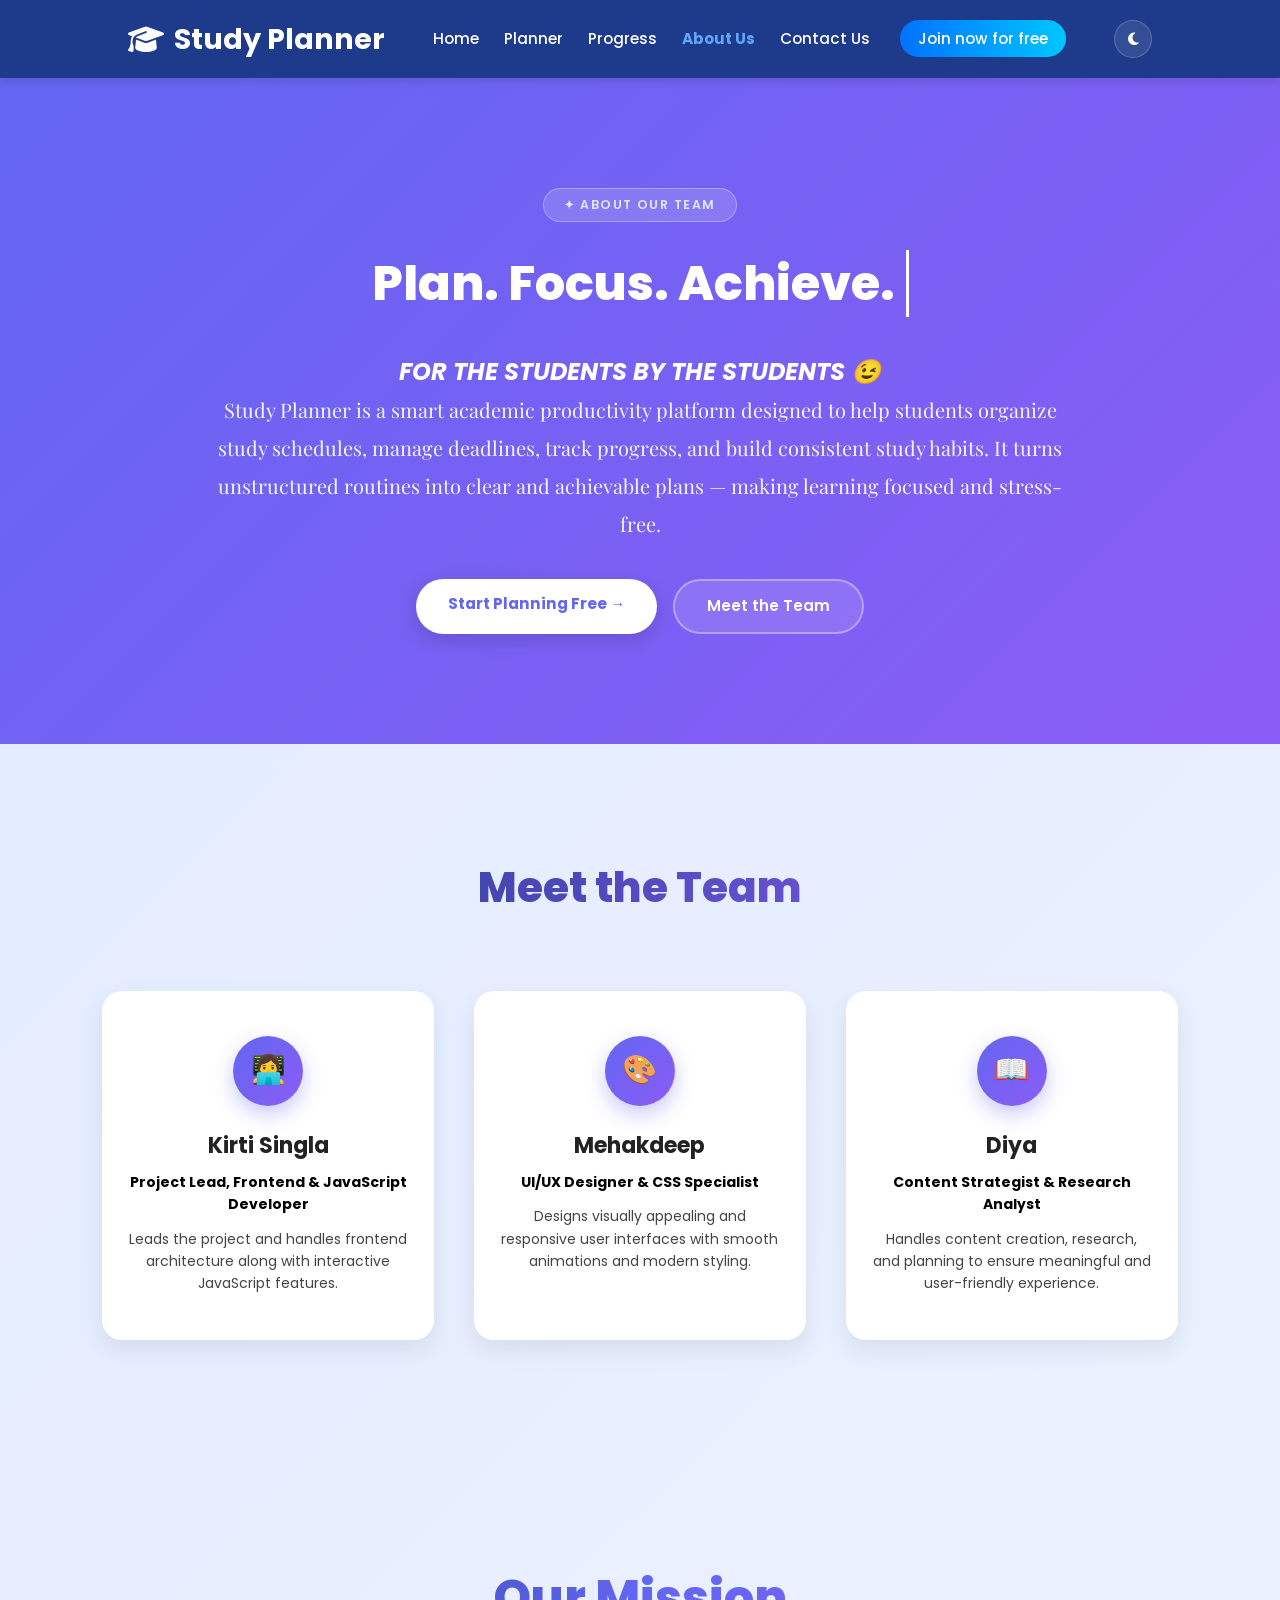
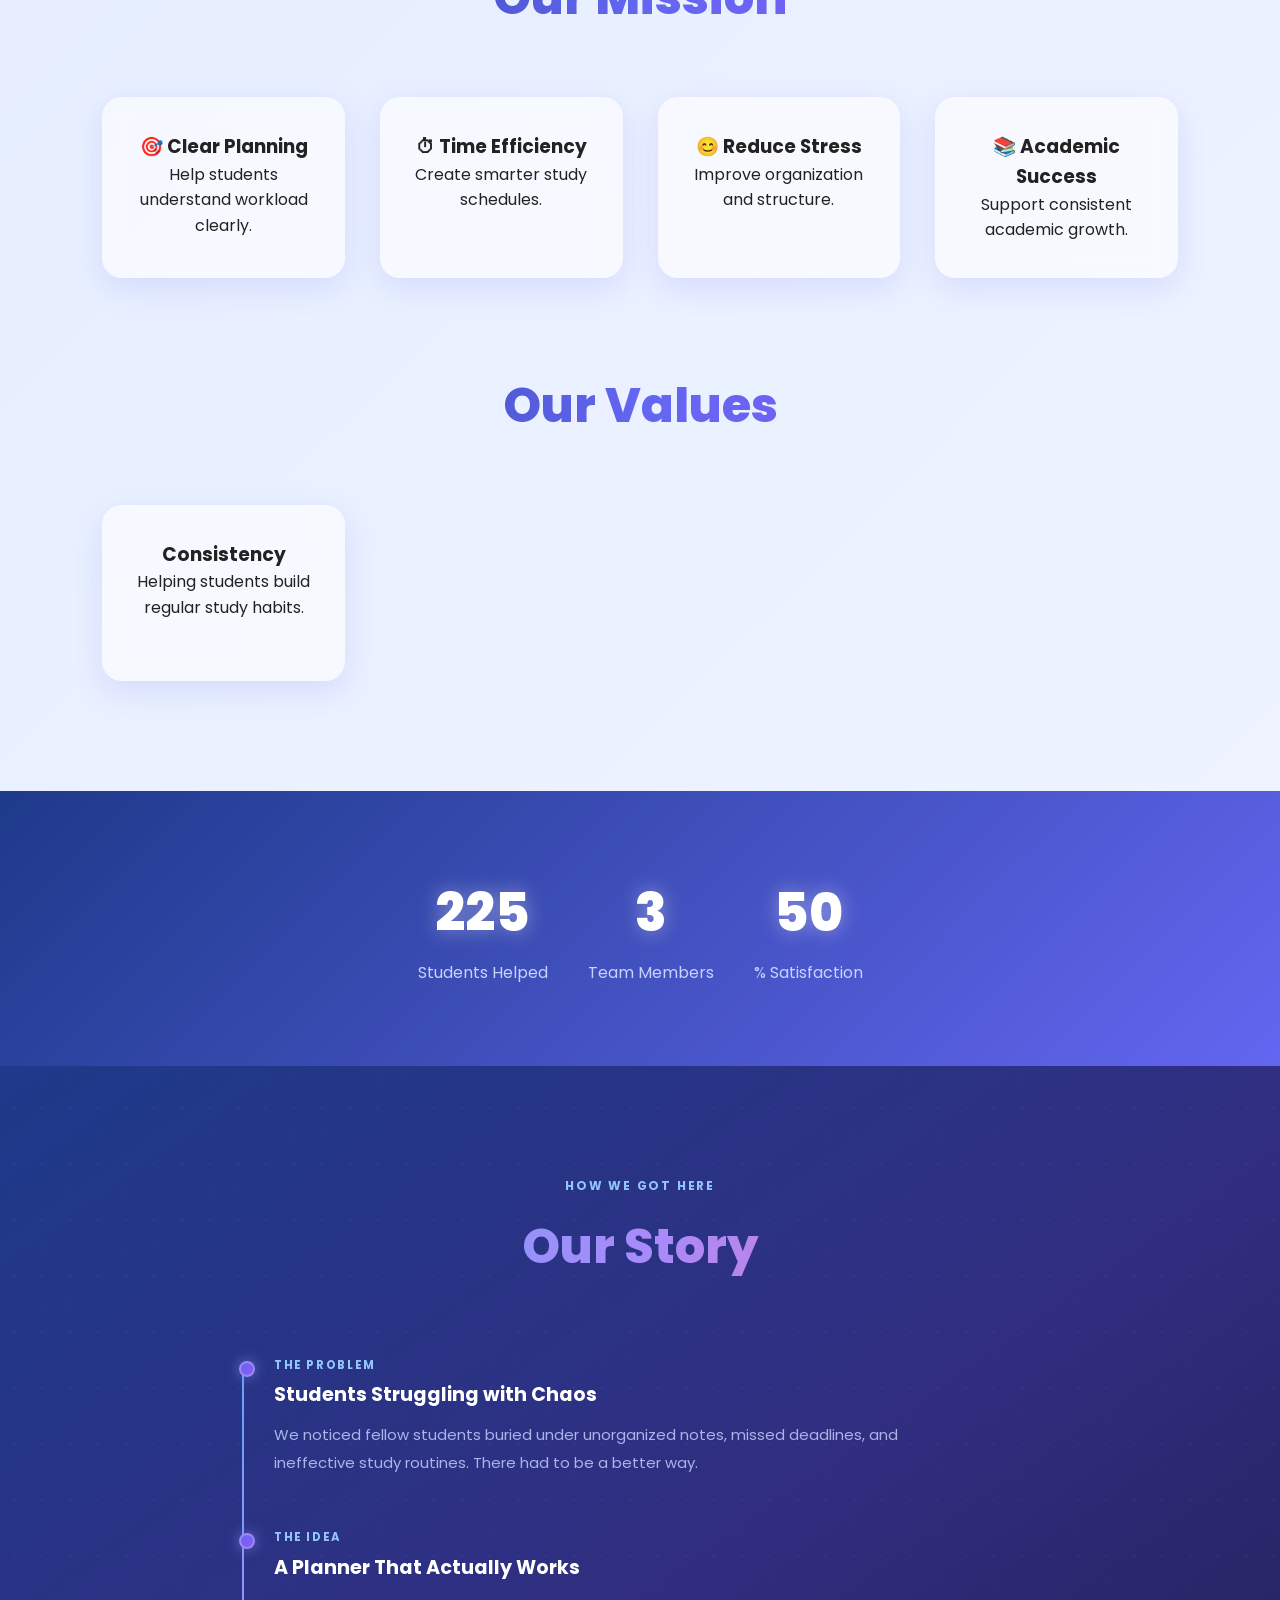
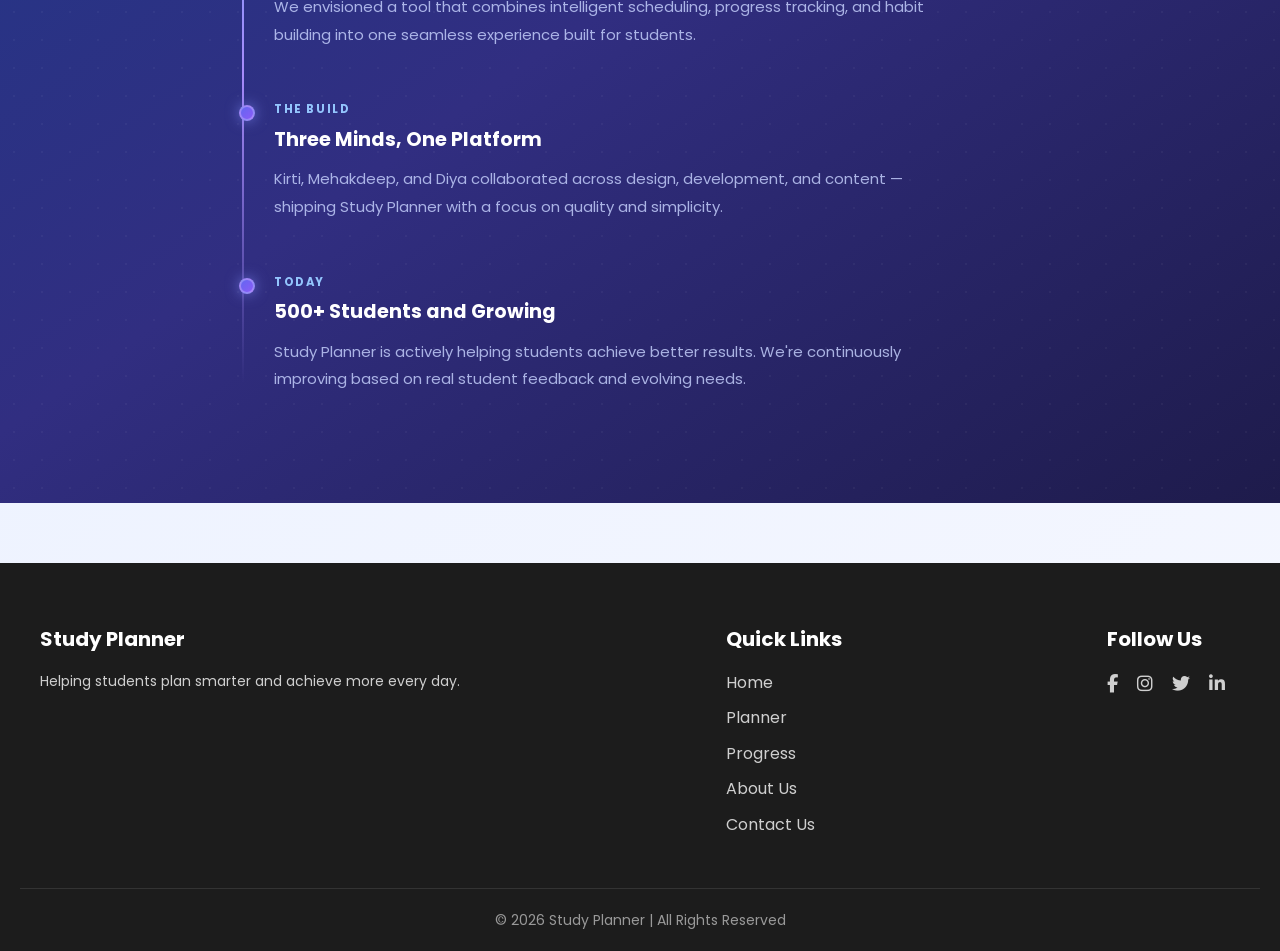
<file: about.html>
<!DOCTYPE html>
<html lang="en">

<head>
  <meta charset="UTF-8">
  <meta name="viewport" content="width=device-width, initial-scale=1.0">
  <title>About Us - Study Planner</title>

  <!-- Google Fonts: Poppins for body text, Playfair Display for the hero paragraph -->
  <link href="https://fonts.googleapis.com/css2?family=Poppins:wght@300;400;600;700;800&family=Playfair+Display:wght@400;600&display=swap" rel="stylesheet">

  <!-- Our main stylesheet -->
  <link rel="stylesheet" href="about.css">

  <!-- Font Awesome for icons (nav logo, social icons, etc.) -->
  <link rel="stylesheet" href="https://cdnjs.cloudflare.com/ajax/libs/font-awesome/6.5.0/css/all.min.css">

  <!-- Emoji favicon (graduation cap) -->
  <link rel="icon" href="data:image/svg+xml,<svg xmlns=%22http://www.w3.org/2000/svg%22 viewBox=%220 0 100 100%22><text y=%22.9em%22 font-size=%2290%22>🎓</text></svg>">

  <!--
    DARK MODE FLASH PREVENTION
    ─────────────────────────────────────────────────────────────────
    This tiny script runs BEFORE the page paints.
    If the user previously chose dark mode, we add the "dark" class
    to <html> immediately — this prevents a white flash on reload.

    IMPORTANT: We target <html> (documentElement) here.
    The CSS and JS both also use <html>.dark — they must all match.
    ─────────────────────────────────────────────────────────────────
  -->
  <script>
    if (localStorage.getItem("theme") === "dark") {
      document.documentElement.classList.add("dark");
    }
  </script>
</head>

<body>

  <!-- ═══════════════════════════════════════════
       SCROLL PROGRESS BAR
       A thin bar at the top that fills as you scroll.
       Controlled entirely by about.js.
       ═══════════════════════════════════════════ -->
  <div id="progress-bar"></div>


  <!-- ═══════════════════════════════════════════
       HEADER / NAVIGATION
       Sticky at the top. Contains logo, nav links,
       a hamburger button (mobile), and dark-mode toggle.
       ═══════════════════════════════════════════ -->
  <header class="header">

    <!-- Logo (left side) -->
    <div class="logo">
      <i class="fa-solid fa-graduation-cap"></i> Study Planner
    </div>

    <!-- Main navigation -->
    <nav>
      <button class="hamburger" id="hamburger" aria-label="Menu">
        <span></span><span></span><span></span>
      </button>
      <ul class="nav-links" id="navLinks">
        <li><a href="index.html">Home</a></li>
        <li><a href="planner.html">Planner</a></li>
        <li><a href="progress.html">Progress</a></li>
        <li><a href="about.html" class="active">About Us</a></li>
        <li><a href="contact.html">Contact Us</a></li>
        <li><a href="login.html" class="profile-btn">Join now for free</a></li>
      </ul>
    </nav>

    <!--
      Dark mode toggle button.
      Matches the planner page exactly:
      - class "dark-toggle" for the circular styled look
      - Font Awesome icon inside <i> tag (fa-moon / fa-sun)
      - JavaScript swaps the icon class when clicked
    -->
    <button id="darkModeBtn" class="dark-toggle" aria-label="Toggle dark mode">
      <i class="fa-solid fa-moon"></i>
    </button>

  </header>


  <!-- ═══════════════════════════════════════════
       HERO SECTION
       The big banner at the top of the page.
       Contains a badge, animated typing headline,
       tagline, description, and two CTA buttons.
       ═══════════════════════════════════════════ -->
  <section class="about-hero">

    <!-- Small pill badge above the heading -->
    <span class="hero-badge">✦ About Our Team</span>

    <!--
      This <h1> is intentionally left empty.
      JavaScript fills it with a typing animation
      (cycling through phrases like "Plan. Focus. Achieve.")
    -->
    <h1 id="typing"></h1>

    <!-- Static tagline below the animated heading -->
    <h2><b><i>FOR THE STUDENTS BY THE STUDENTS 😉</i></b></h2>

    <!-- Platform description paragraph -->
    <p class="hero-definition">
      Study Planner is a smart academic productivity platform designed to help
      students organize study schedules, manage deadlines, track progress,
      and build consistent study habits. It turns unstructured routines into
      clear and achievable plans — making learning focused and stress-free.
    </p>

    <!-- Two CTA buttons side by side -->
    <div class="hero-cta-group">
      <a href="planner.html" class="cta-primary">Start Planning Free →</a>
      <a href="#team" class="cta-secondary">Meet the Team</a>
    </div>

  </section>


  <!-- ═══════════════════════════════════════════
       TEAM SECTION
       Three cards, one per team member.
       Cards animate in when scrolled into view (JS).
       ═══════════════════════════════════════════ -->
  <section class="team-section" id="team">
    <h2>Meet the Team</h2>

    <div class="team-grid">

      <!-- Team Member 1 -->
      <div class="team-card">
        <div class="team-avatar">👩‍💻</div>
        <h3>Kirti Singla</h3>
        <span><b>Project Lead, Frontend & JavaScript Developer</b></span>
        <p>Leads the project and handles frontend architecture along with interactive JavaScript features.</p>
      </div>

      <!-- Team Member 2 -->
      <div class="team-card">
        <div class="team-avatar">🎨</div>
        <h3>Mehakdeep</h3>
        <span><b>UI/UX Designer & CSS Specialist</b></span>
        <p>Designs visually appealing and responsive user interfaces with smooth animations and modern styling.</p>
      </div>

      <!-- Team Member 3 -->
      <div class="team-card">
        <div class="team-avatar">📖</div>
        <h3>Diya</h3>
        <span><b>Content Strategist & Research Analyst</b></span>
        <p>Handles content creation, research, and planning to ensure meaningful and user-friendly experience.</p>
      </div>

    </div>
  </section>


  <!-- ═══════════════════════════════════════════
       MISSION & VALUES SECTION
       Two rows of 4 cards each.
       First row = Our Mission, Second row = Our Values.
       ═══════════════════════════════════════════ -->
  <section class="about">

    <!-- Mission Row -->
    <div class="about-block">
      <h2 class="section-title">Our Mission</h2>
      <div class="grid-4">
        <div class="info-card">
          <h3>🎯 Clear Planning</h3>
          <p>Help students understand workload clearly.</p>
        </div>
        <div class="info-card">
          <h3>⏱ Time Efficiency</h3>
          <p>Create smarter study schedules.</p>
        </div>
        <div class="info-card">
          <h3>😊 Reduce Stress</h3>
          <p>Improve organization and structure.</p>
        </div>
        <div class="info-card">
          <h3>📚 Academic Success</h3>
          <p>Support consistent academic growth.</p>
        </div>
      </div>
    </div>

    <!-- Values Row -->
    <div class="about-block">
      <h2 class="section-title">Our Values</h2>
      <div class="grid-4">
        <div class="info-card">
          <h3>Consistency</h3>
          <p>Helping students build regular study habits.</p>
        </div>
        <div class="info-card">
          <h3>Simplicity</h3>
          <p>Clean tools without unnecessary complexity.</p>
        </div>
        <div class="info-card">
          <h3>Quality</h3>
          <p>Reliable and elegant experience.</p>
        </div>
        <div class="info-card">
          <h3>Satisfaction</h3>
          <p>Provide satisfaction to learners.</p>
        </div>
      </div>
    </div>

  </section>


  <!-- ═══════════════════════════════════════════
       STATS SECTION
       Three animated counters that count up when
       scrolled into view. The target number and
       suffix (like + or %) live in data attributes.
       ═══════════════════════════════════════════ -->
  <section class="stats-section" id="statsSection">

    <div class="stat-item">
      <!-- data-target: the number to count up to | data-suffix: text shown after the number -->
      <h2 class="stat-num" data-target="500" data-suffix="+">0</h2>
      <p>Students Helped</p>
    </div>

    <div class="stat-item">
      <h2 class="stat-num" data-target="3" data-suffix="">0</h2>
      <p>Team Members</p>
    </div>

    <div class="stat-item">
      <h2 class="stat-num" data-target="98" data-suffix="%">0</h2>
      <p>% Satisfaction</p>
    </div>

  </section>


  <!-- ═══════════════════════════════════════════
       OUR STORY / TIMELINE SECTION
       Four timeline items that slide in one by one
       as you scroll down (handled in about.js).
       ═══════════════════════════════════════════ -->
  <section class="story-section">

    <!-- Small label above the main title -->
    <span class="story-label">How We Got Here</span>

    <h2 class="section-title story-title">Our Story</h2>

    <div class="timeline">

      <!-- Timeline Item 1 -->
      <div class="timeline-item">
        <div class="timeline-dot"></div>
        <div class="timeline-year">The Problem</div>
        <div class="timeline-title">Students Struggling with Chaos</div>
        <p class="timeline-text">We noticed fellow students buried under unorganized notes, missed deadlines, and ineffective study routines. There had to be a better way.</p>
      </div>

      <!-- Timeline Item 2 -->
      <div class="timeline-item">
        <div class="timeline-dot"></div>
        <div class="timeline-year">The Idea</div>
        <div class="timeline-title">A Planner That Actually Works</div>
        <p class="timeline-text">We envisioned a tool that combines intelligent scheduling, progress tracking, and habit building into one seamless experience built for students.</p>
      </div>

      <!-- Timeline Item 3 -->
      <div class="timeline-item">
        <div class="timeline-dot"></div>
        <div class="timeline-year">The Build</div>
        <div class="timeline-title">Three Minds, One Platform</div>
        <p class="timeline-text">Kirti, Mehakdeep, and Diya collaborated across design, development, and content — shipping Study Planner with a focus on quality and simplicity.</p>
      </div>

      <!-- Timeline Item 4 -->
      <div class="timeline-item">
        <div class="timeline-dot"></div>
        <div class="timeline-year">Today</div>
        <div class="timeline-title">500+ Students and Growing</div>
        <p class="timeline-text">Study Planner is actively helping students achieve better results. We're continuously improving based on real student feedback and evolving needs.</p>
      </div>

    </div>
  </section>


  <!-- ═══════════════════════════════════════════
       FOOTER
       Three columns: brand blurb, quick links,
       and social media icons.
       ═══════════════════════════════════════════ -->
  <footer class="footer">
    <div class="footer-container">

      <!-- Column 1: Brand -->
      <div class="footer-box">
        <h3>Study Planner</h3>
        <p>Helping students plan smarter and achieve more every day.</p>
      </div>

      <!-- Column 2: Quick navigation links -->
      <div class="footer-box">
        <h3>Quick Links</h3>
        <ul>
          <li><a href="index.html">Home</a></li>
          <li><a href="planner.html">Planner</a></li>
          <li><a href="progress.html">Progress</a></li>
          <li><a href="about.html">About Us</a></li>
          <li><a href="contact.html">Contact Us</a></li>
        </ul>
      </div>

      <!-- Column 3: Social media icons -->
      <div class="footer-box">
        <h3>Follow Us</h3>
        <div class="social-icons">
          <a href="https://www.facebook.com/" target="_blank" aria-label="Facebook"><i class="fa-brands fa-facebook-f"></i></a>
          <a href="https://www.instagram.com/#" target="_blank" aria-label="Instagram"><i class="fa-brands fa-instagram"></i></a>
          <a href="https://x.com/?lang=en" target="_blank" aria-label="Twitter"><i class="fa-brands fa-twitter"></i></a>
          <a href="https://www.linkedin.com/jobs/" target="_blank" aria-label="LinkedIn"><i class="fa-brands fa-linkedin-in"></i></a>
        </div>
      </div>

    </div>

    <!-- Copyright bar at the very bottom -->
    <div class="footer-bottom">
      <p>© 2026 Study Planner | All Rights Reserved</p>
    </div>
  </footer>


  <!-- ═══════════════════════════════════════════
       BACK TO TOP BUTTON
       Fixed in the bottom-right corner.
       Becomes visible after scrolling 400px down.
       CSS class "visible" handles the fade-in.
       ═══════════════════════════════════════════ -->
  <button id="backToTop" title="Back to top" aria-label="Back to top">&#8679;</button>


  <!-- Main JavaScript file — loaded last so the DOM is ready -->
  <script src="about.js"></script>

</body>
</html>
</file>
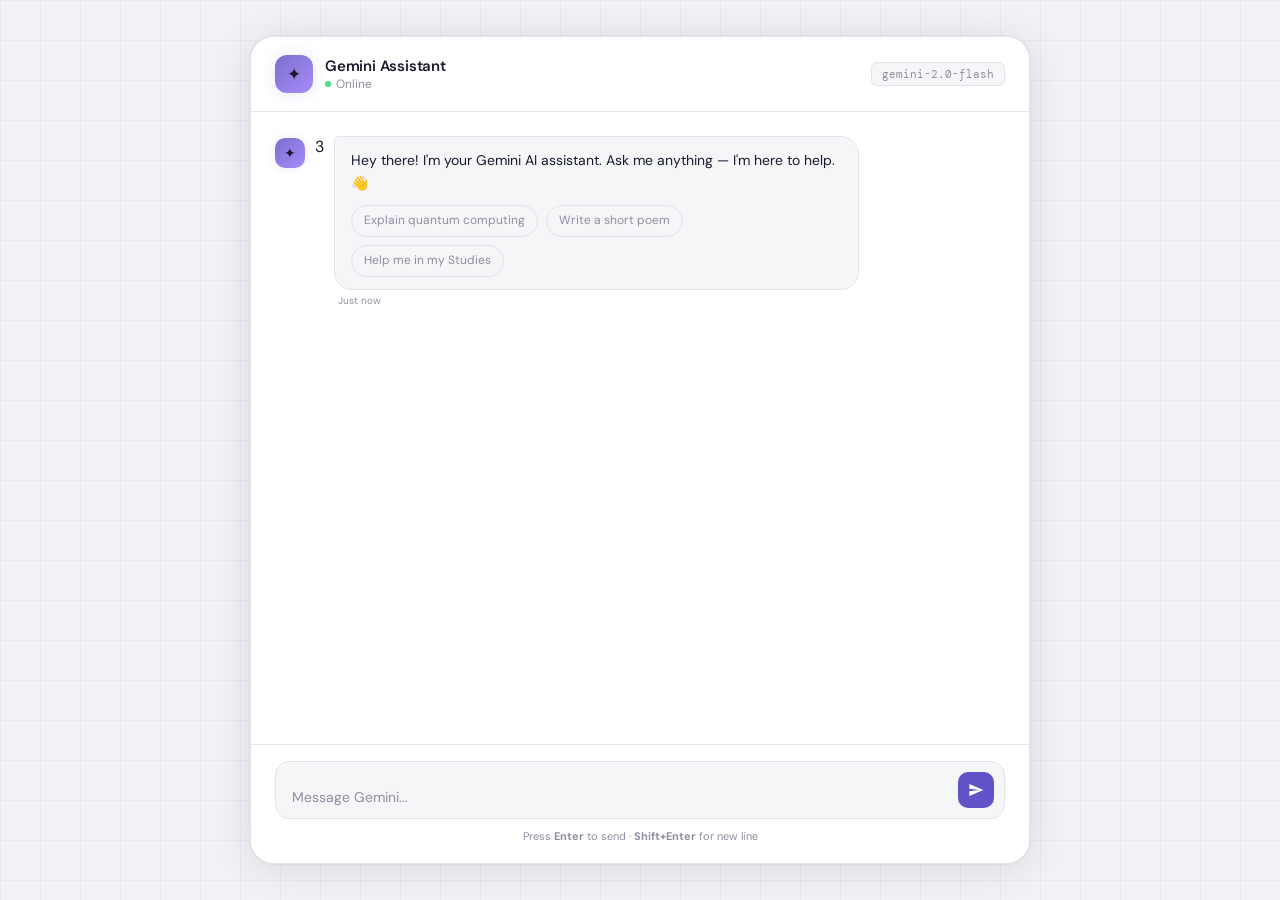
<file: chatbot.html>
<!DOCTYPE html>
<html lang="en">
<head>
  <meta charset="UTF-8" />
  <meta name="viewport" content="width=device-width, initial-scale=1.0" />
  <title>Gemini AI Chat</title>
  <link rel="stylesheet" href="chatbot.css" />
</head>
<body>

<div class="chat-container">

  <!-- Header -->
  <div class="chat-header">
    <div class="bot-avatar">✦</div>
    <div class="header-info">
      <h1>Gemini Assistant</h1>
      <div class="status">
        <span class="status-dot"></span>
        Online
      </div>
    </div>
    <div class="model-badge">gemini-2.0-flash</div>
  </div>

  <!-- Messages -->
  <div class="messages" id="messages">

    <!-- Welcome message -->
    <div class="msg-row bot">
      <div class="msg-avatar">✦</div>
      3
      <div class="msg-col">
        <div class="bubble">
          Hey there! I'm your Gemini AI assistant. Ask me anything — I'm here to help. 👋
          <div class="welcome-chips">
            <span class="chip" onclick="sendChip(this)">Explain quantum computing</span>
            <span class="chip" onclick="sendChip(this)">Write a short poem</span>
            <span class="chip" onclick="sendChip(this)">Help me in my Studies</span>
          </div>
        </div>
        <div class="timestamp">Just now</div>
      </div>
    </div>

  </div>

  <!-- Input -->
  <div class="input-area">
    <div class="input-row">
      <textarea
        id="user-input"
        rows="1"
        placeholder="Message Gemini..."
        autocomplete="off"
        spellcheck="true"
      ></textarea>
      <button id="send-btn" title="Send message">
        <svg viewBox="0 0 24 24" xmlns="http://www.w3.org/2000/svg">
          <path d="M2.01 21L23 12 2.01 3 2 10l15 2-15 2z"/>
        </svg>
      </button>
    </div>
    <div class="hint">Press <strong>Enter</strong> to send · <strong>Shift+Enter</strong> for new line</div>
  </div>

</div>

<script>
  // ─── CONFIG ────────────────────────────────────────────────────────────────
  const API_KEY = "AIzaSyCmQxouhWPq4e5TNmHp4m4nWz09Q7EIYG"; // 🔑 Replace with your Gemini API key
  const MODEL   = "gemini-3-flash-preview";
  const API_URL = `https://generativelanguage.googleapis.com/v1beta/models/${MODEL}:generateContent?key=${API_KEY}`;

  // ─── STATE ─────────────────────────────────────────────────────────────────
  const conversationHistory = [];

  // ─── DOM REFS ──────────────────────────────────────────────────────────────
  const messagesEl  = document.getElementById("messages");
  const inputEl     = document.getElementById("user-input");
  const sendBtn     = document.getElementById("send-btn");

  // ─── HELPERS ───────────────────────────────────────────────────────────────

  function getTime() {
    return new Date().toLocaleTimeString([], { hour: "2-digit", minute: "2-digit" });
  }

  function scrollBottom() {
    messagesEl.scrollTo({ top: messagesEl.scrollHeight, behavior: "smooth" });
  }

  // Auto-grow textarea
  inputEl.addEventListener("input", () => {
    inputEl.style.height = "auto";
    inputEl.style.height = Math.min(inputEl.scrollHeight, 120) + "px";
  });

  // Simple markdown-lite: bold, italic, inline code, code blocks
  function renderMarkdown(text) {
    return text
      .replace(/```([\s\S]*?)```/g, "<pre><code>$1</code></pre>")
      .replace(/`([^`]+)`/g, "<code>$1</code>")
      .replace(/\*\*(.+?)\*\*/g, "<strong>$1</strong>")
      .replace(/\*(.+?)\*/g, "<em>$1</em>")
      .replace(/\n/g, "<br>");
  }

  // ─── RENDER MESSAGES ───────────────────────────────────────────────────────

  function appendMessage(role, text) {
    const isUser = role === "user";

    const row = document.createElement("div");
    row.classList.add("msg-row", isUser ? "user" : "bot");

    const avatar = document.createElement("div");
    avatar.classList.add("msg-avatar");
    avatar.textContent = isUser ? "🧑" : "✦";

    const col = document.createElement("div");
    col.classList.add("msg-col");

    const bubble = document.createElement("div");
    bubble.classList.add("bubble");
    bubble.innerHTML = renderMarkdown(text);

    const ts = document.createElement("div");
    ts.classList.add("timestamp");
    ts.textContent = getTime();

    col.appendChild(bubble);
    col.appendChild(ts);
    row.appendChild(avatar);
    row.appendChild(col);
    messagesEl.appendChild(row);
    scrollBottom();

    return bubble; // returned so we can update it (streaming-style)
  }

  function showTyping() {
    const row = document.createElement("div");
    row.classList.add("msg-row", "bot");
    row.id = "typing-row";

    const avatar = document.createElement("div");
    avatar.classList.add("msg-avatar");
    avatar.textContent = "✦";

    const col = document.createElement("div");
    col.classList.add("msg-col");

    const bubble = document.createElement("div");
    bubble.classList.add("bubble");
    bubble.innerHTML = `
      <div class="typing-indicator">
        <span></span><span></span><span></span>
      </div>`;

    col.appendChild(bubble);
    row.appendChild(avatar);
    row.appendChild(col);
    messagesEl.appendChild(row);
    scrollBottom();
  }

  function removeTyping() {
    const el = document.getElementById("typing-row");
    if (el) el.remove();
  }

  // ─── GEMINI API CALL ───────────────────────────────────────────────────────

  async function callGemini(userMessage) {
    // Add user turn to history
    conversationHistory.push({
      role: "user",
      parts: [{ text: userMessage+" Remember Questions Should be Asked Related to Study  and Study and Task Related Thing. If Asked Outside The Scope Then Tell Sorry,Only Ask Questions From Study Planner.And Initiallly if user says hii then reply in formal manner." }]
    });

    const body = {
      contents: conversationHistory,
      generationConfig: {
        temperature: 0.8,
        maxOutputTokens: 1024,
      }
    };

    const response = await fetch(API_URL, {
      method: "POST",
      headers: { "Content-Type": "application/json" },
      body: JSON.stringify(body)
    });

    if (!response.ok) {
      const err = await response.json();
      throw new Error(err?.error?.message || "API request failed");
    }

    const data = await response.json();
    const reply = data?.candidates?.[0]?.content?.parts?.[0]?.text ?? "Sorry, I couldn't generate a response.";

    // Add assistant turn to history
    conversationHistory.push({
      role: "model",
      parts: [{ text: reply }]
    });

    return reply;
  }

  // ─── SEND FLOW ─────────────────────────────────────────────────────────────

  async function sendMessage(text) {
    const trimmed = text.trim();
    if (!trimmed) return;

    // Lock UI
    sendBtn.disabled = true;
    inputEl.disabled = true;
    inputEl.value = "";
    inputEl.style.height = "auto";

    // Render user message
    appendMessage("user", trimmed);

    // Show typing
    showTyping();

    try {
      const reply = await callGemini(trimmed);
      removeTyping();
      appendMessage("bot", reply);
    } catch (err) {
      removeTyping();
      appendMessage("bot", `⚠️ Error: ${err.message}`);
    } finally {
      sendBtn.disabled = false;
      inputEl.disabled = false;
      inputEl.focus();
    }
  }

  // ─── EVENT LISTENERS ───────────────────────────────────────────────────────

  sendBtn.addEventListener("click", () => sendMessage(inputEl.value));

  inputEl.addEventListener("keydown", (e) => {
    if (e.key === "Enter" && !e.shiftKey) {
      e.preventDefault();
      sendMessage(inputEl.value);
    }
  });

  // Quick-chip clicks
  function sendChip(el) {
    sendMessage(el.textContent);
  }
</script>

</body>
</html>
</file>
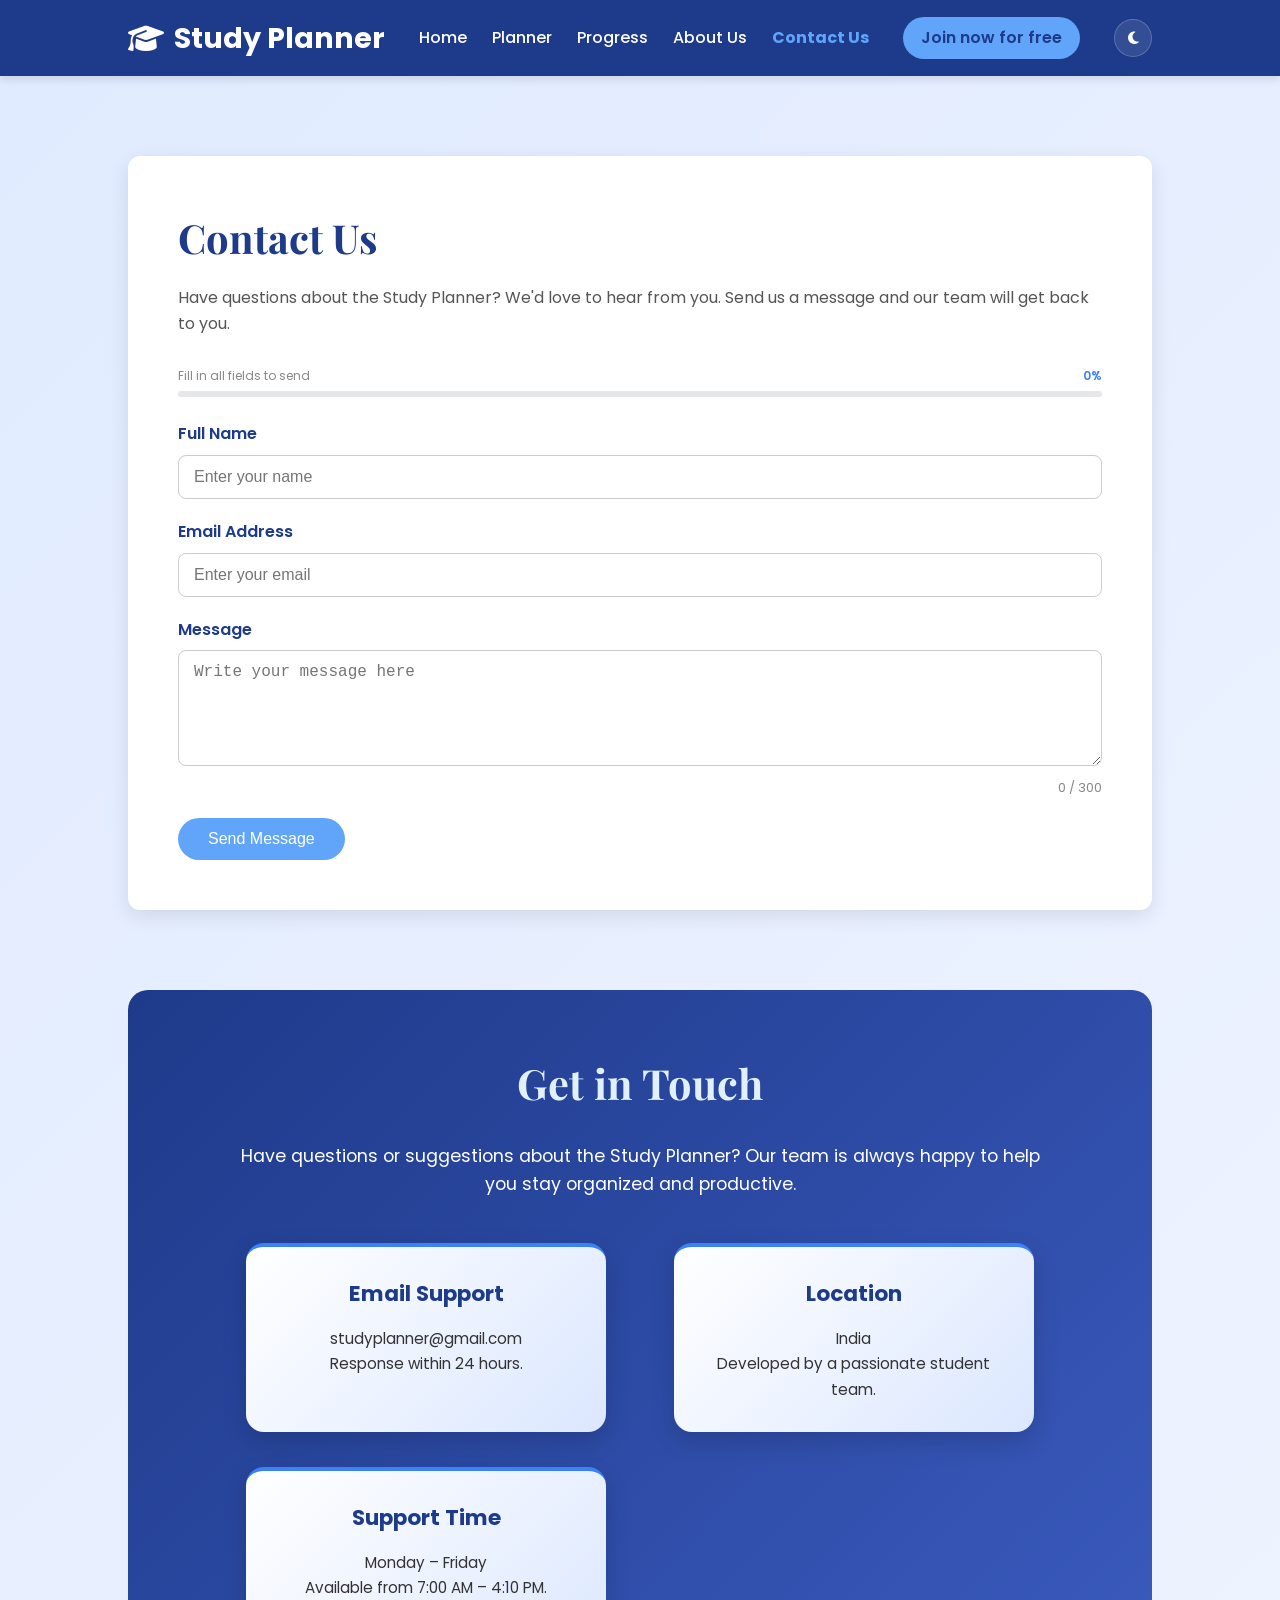
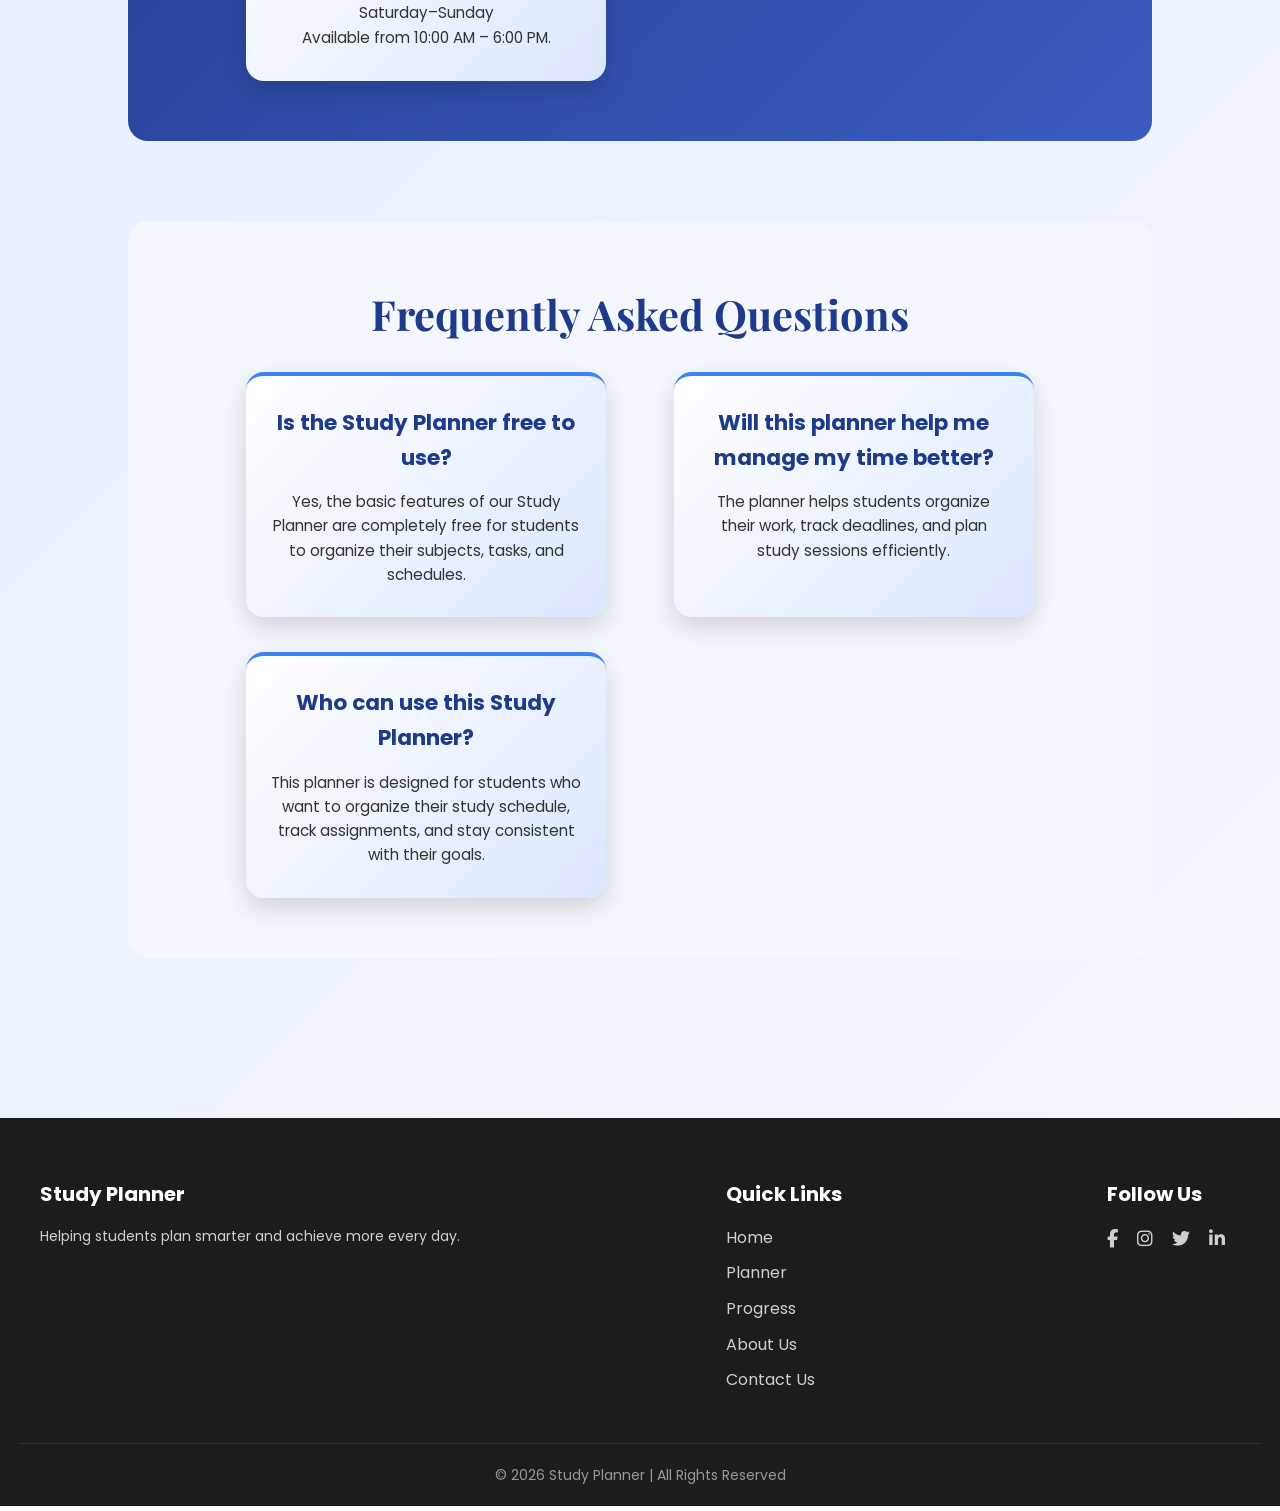
<file: contact.html>
<!DOCTYPE html>
<html lang="en">
<head>
  <meta charset="UTF-8">
  <meta name="viewport" content="width=device-width, initial-scale=1.0">
  <title>Contact Us - Study Planner</title>

  <!-- Google Fonts: Poppins for body text, Playfair Display for headings -->
  <link href="https://fonts.googleapis.com/css2?family=Poppins:wght@300;400;600;700;800&family=Playfair+Display:wght@400;600&display=swap" rel="stylesheet">

  <!-- Main stylesheet for this page -->
  <link rel="stylesheet" href="contact.css">

  <!-- Font Awesome for icons (header logo, social icons, etc.) -->
  <link rel="stylesheet" href="https://cdnjs.cloudflare.com/ajax/libs/font-awesome/6.5.0/css/all.min.css">

  <!-- Emoji favicon -->
  <link rel="icon" href="data:image/svg+xml,<svg xmlns=%22http://www.w3.org/2000/svg%22 viewBox=%220 0 100 100%22><text y=%22.9em%22 font-size=%2290%22>🎓</text></svg>">

  <!--
    DARK MODE FLASH PREVENTION:
    Reads the saved theme from localStorage BEFORE the page renders.
    Adds "dark" class to <html> immediately so there's no flash of the wrong theme.
    Must be in <head> (not deferred) to run synchronously.
  -->
  <script>
    if (localStorage.getItem("theme") === "dark") {
      document.documentElement.classList.add("dark");
    }
  </script>
</head>

<body>
  <!-- ================= HEADER ================= -->
  <!--
    Sticky top navigation bar.
    Contains: logo | nav links | "Join now" CTA | dark mode toggle button
  -->
  <header class="header">

    <!-- Site logo with graduation cap icon -->
    <div class="logo">
      <i class="fa-solid fa-graduation-cap"></i> Study Planner
    </div>

    <!-- Main navigation links -->
    <nav>
      <button class="hamburger" id="hamburger" aria-label="Menu">
        <span></span><span></span><span></span>
      </button>
      <ul class="nav-links" id="navLinks">
        <li><a href="index.html">Home</a></li>
        <li><a href="planner.html">Planner</a></li>
        <li><a href="progress.html">Progress</a></li>
        <li><a href="about.html">About Us</a></li>
        <!-- "active" class highlights the current page link -->
        <li><a href="contact.html" class="active">Contact Us</a></li>
      </ul>
    </nav>

    <!-- CTA button for unauthenticated users -->
    <div class="profile">
      <a href="login.html">Join now for free</a>
    </div>

    <!--
      DARK MODE TOGGLE BUTTON — matches the planner page exactly:
      - Uses Font Awesome moon/sun icon (not emoji)
      - id="darkModeBtn" targeted by contact.js
      - aria-label for accessibility
    -->
    <button id="darkModeBtn" class="dark-toggle" aria-label="Toggle dark mode">
      <i class="fa-solid fa-moon"></i>
    </button>

  </header>

  <!-- ================= MAIN CONTENT ================= -->
  <main class="main">

    <!-- ---- SECTION 1: Contact Form ---- -->
    <!--
      White card section containing the form.
      The form captures: Full Name, Email, Message.
      Validation + progress bar + char counter are injected by contact.js.
    -->
    <section class="section-1">
      <h1>Contact Us</h1>
      <p>Have questions about the Study Planner? We'd love to hear from you. Send us a message and our team will get back to you.</p>

      <!-- id="contactForm" is used by contact.js to attach submit listener -->
      <form class="contact-form" id="contactForm">

        <div class="input-group">
          <label for="name">Full Name</label>
          <input type="text" id="name" placeholder="Enter your name" required>
        </div>

        <div class="input-group">
          <label for="email">Email Address</label>
          <input type="email" id="email" placeholder="Enter your email" required>
        </div>

        <div class="input-group">
          <label for="message">Message</label>
          <!-- maxlength and character counter are set dynamically in contact.js -->
          <textarea id="message" rows="5" placeholder="Write your message here"></textarea>
        </div>

        <button type="submit">Send Message</button>
      </form>
    </section>

    <!-- ---- SECTION 2: Get in Touch (Info Cards) ---- -->
    <!--
      Dark blue gradient background section.
      Displays 3 info cards: Email Support, Location, Support Time.
    -->
    <section class="section-2">
      <h2>Get in Touch</h2>
      <p class="contact-desc">
        Have questions or suggestions about the Study Planner?
        Our team is always happy to help you stay organized and productive.
      </p>

      <!-- Grid of contact info cards — animated via CSS keyframes -->
      <div class="info-container">

        <div class="info-card">
          <h4>Email Support</h4>
          <p>studyplanner@gmail.com</p>
          <span>Response within 24 hours.</span>
        </div>

        <div class="info-card">
          <h4>Location</h4>
          <p>India</p>
          <span>Developed by a passionate student team.</span>
        </div>

        <div class="info-card">
          <h4>Support Time</h4>
          <p>Monday – Friday</p>
          <span>Available from 7:00 AM – 4:10 PM.</span>
          <p>Saturday–Sunday</p>
          <span>Available from 10:00 AM – 6:00 PM.</span>
        </div>

      </div>
    </section>

    <!-- ---- SECTION 3: FAQ ---- -->
    <!--
      Light background section with 3 FAQ cards.
      Each card answers a common question about the planner.
    -->
    <section class="section-3">
      <h2>Frequently Asked Questions</h2>

      <!-- Grid of FAQ cards — same animation style as info cards -->
      <div class="faq-container">

        <div class="faq-card">
          <h4>Is the Study Planner free to use?</h4>
          <p>Yes, the basic features of our Study Planner are completely free for students to organize their subjects, tasks, and schedules.</p>
        </div>

        <div class="faq-card">
          <h4>Will this planner help me manage my time better?</h4>
          <p>The planner helps students organize their work, track deadlines, and plan study sessions efficiently.</p>
        </div>

        <div class="faq-card">
          <h4>Who can use this Study Planner?</h4>
          <p>This planner is designed for students who want to organize their study schedule, track assignments, and stay consistent with their goals.</p>
        </div>

      </div>
    </section>

  </main>

  <!-- ================= FOOTER ================= -->
  <!--
    Dark footer with 3 columns: Brand info | Quick links | Social icons.
    Consistent across all pages of the site.
  -->
  <footer class="footer">
    <div class="footer-container">

      <!-- Column 1: Brand description -->
      <div class="footer-box">
        <h3>Study Planner</h3>
        <p>Helping students plan smarter and achieve more every day.</p>
      </div>

      <!-- Column 2: Internal page links -->
      <div class="footer-box">
        <h3>Quick Links</h3>
        <ul>
          <li><a href="index.html">Home</a></li>
          <li><a href="planner.html">Planner</a></li>
          <li><a href="progress.html">Progress</a></li>
          <li><a href="about.html">About Us</a></li>
          <li><a href="contact.html">Contact Us</a></li>
        </ul>
      </div>

      <!-- Column 3: Social media icon links -->
      <div class="footer-box">
        <h3>Follow Us</h3>
        <div class="social-icons">
         <a href="https://www.facebook.com/" target="_blank" aria-label="Facebook"><i class="fa-brands fa-facebook-f"></i></a>
          <a href="https://www.instagram.com/#"target="_blank" aria-label="Instagram"><i class="fa-brands fa-instagram"></i></a>
          <a href="https://x.com/?lang=en" target="_blank" aria-label="Twitter"><i class="fa-brands fa-twitter"></i></a>
          <a href="https://www.linkedin.com/jobs/" target="_blank" aria-label="LinkedIn"><i class="fa-brands fa-linkedin-in"></i></a>
        </div>
      </div>

    </div>

    <!-- Footer bottom bar with copyright -->
    <div class="footer-bottom">
      <p>© 2026 Study Planner | All Rights Reserved</p>
    </div>
  </footer>

  <!-- contact.js: handles dark mode, form validation, progress bar, success overlay, back-to-top -->
  <script src="contact.js"></script>

</body>
</html>
</file>
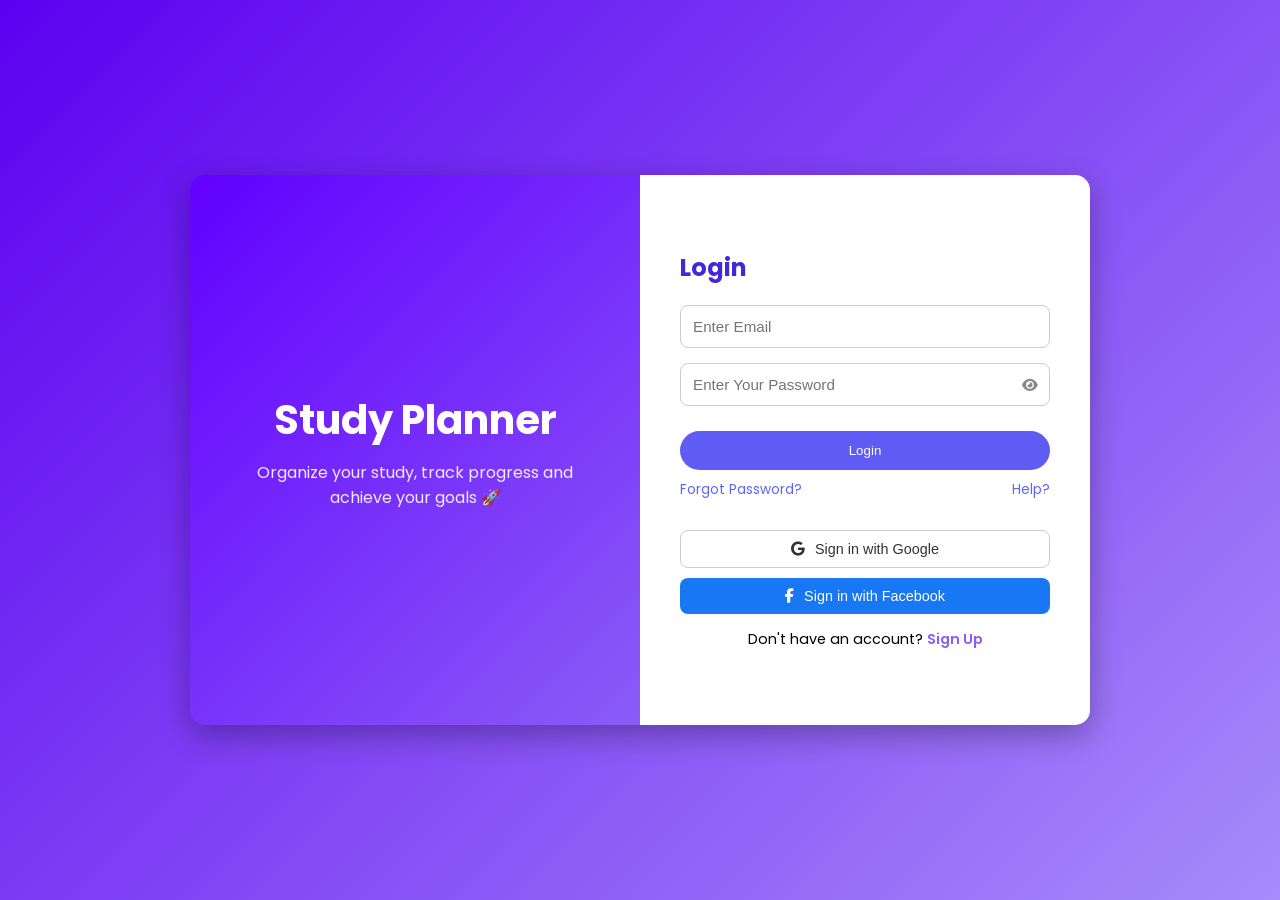
<file: login.html>
<!DOCTYPE html>
<html lang="en">
<head>
  <meta charset="UTF-8">
  <meta name="viewport" content="width=device-width, initial-scale=1.0">
  <title>Login - Study Planner</title>

  <!-- Google Font -->
  <link href="https://fonts.googleapis.com/css2?family=Poppins:wght@300;400;600;700&display=swap" rel="stylesheet">

  <!-- Font Awesome Icons (for eye icon, Google, Facebook) -->
  <link rel="stylesheet" href="https://cdnjs.cloudflare.com/ajax/libs/font-awesome/6.5.0/css/all.min.css">

  <!-- Our styles -->
  <link rel="stylesheet" href="login.css">
</head>
<body>

  <div class="container">

    <!-- ===== LEFT PANEL: Branding ===== -->
    <div class="left">
      <h1>Study Planner</h1>
      <p>Organize your study, track progress and achieve your goals 🚀</p>
    </div>

    <!-- ===== RIGHT PANEL: Login Form ===== -->
    <div class="right">

      <h2>Login</h2>

      <!-- Email Field -->
      <div class="input-group">
        <input type="email" id="email" placeholder="Enter Email">
      </div>

      <!-- Password Field
           NOTE: type="text" is intentional — we use CSS (-webkit-text-security)
           to visually mask the password. This completely prevents the browser
           from injecting its own native eye icon. -->
      <div class="input-group password-group">
        <input
          type="text"
          id="password"
          placeholder="Enter Your Password"
          class="password-mask"
          autocomplete="off"
        >
        <!-- Our custom eye icon — the ONLY eye that will appear -->
        <i class="fa-solid fa-eye toggle-password" id="togglePassword"></i>
      </div>

      <!-- Login Button -->
      <button class="btn" id="loginBtn">Login</button>

      <!-- Forgot Password & Help Links -->
      <div class="links">
        <a href="#" id="forgotBtn">Forgot Password?</a>
        <a href="#" id="helpBtn">Help?</a>
      </div>

      <!-- Social Login Buttons -->
      <div class="social">
        <button class="google" id="googleBtn">
          <i class="fa-brands fa-google"></i> Sign in with Google
        </button>
        <button class="facebook" id="facebookBtn">
          <i class="fa-brands fa-facebook-f"></i> Sign in with Facebook
        </button>
      </div>

      <!-- Sign Up Link -->
      <div class="signup">
        Don't have an account? <a href="signup.html">Sign Up</a>
      </div>

    </div>
  </div>

  <!-- Our scripts -->
  <script src="login.js"></script>
</body>
</html>
</file>
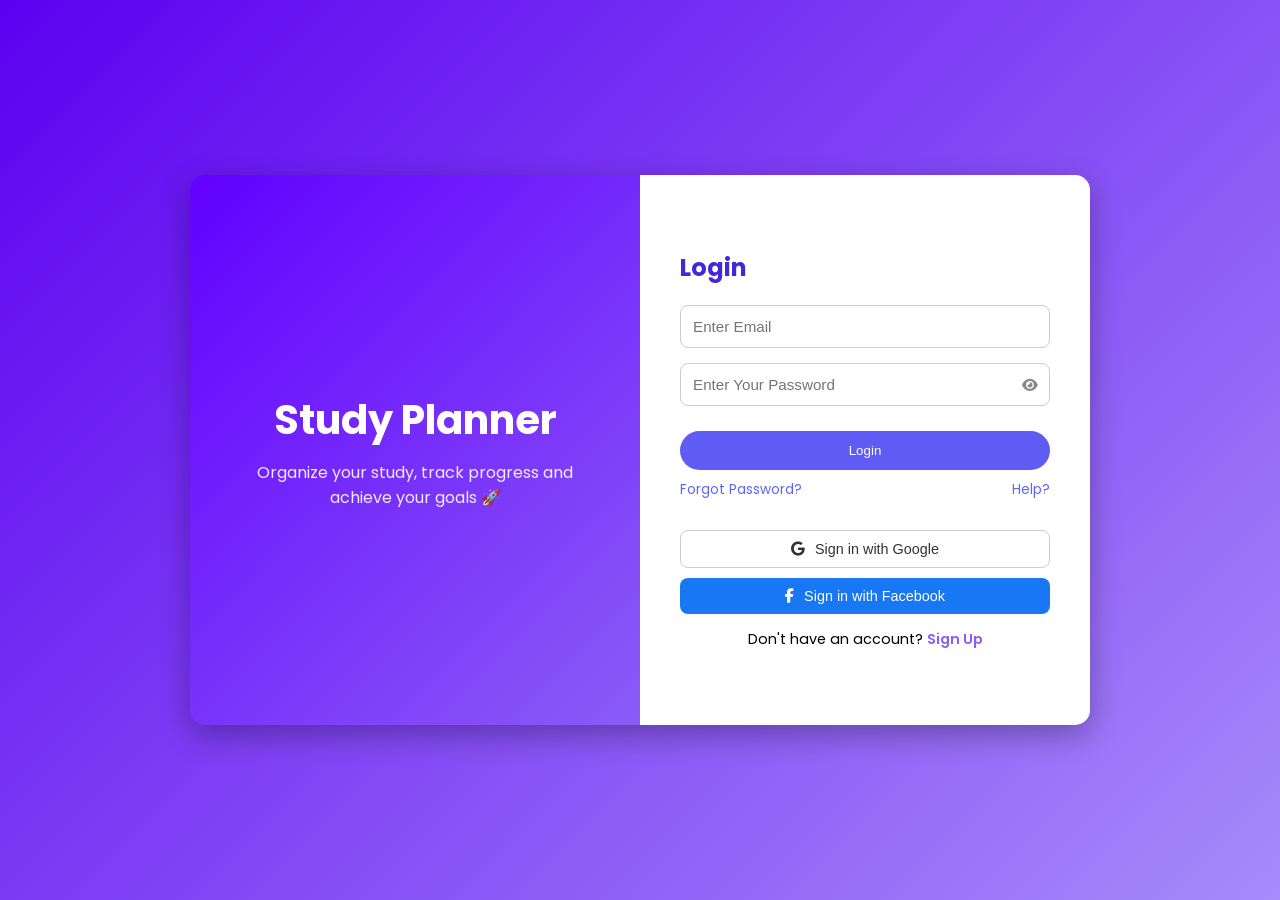
<file: planner.html>
<!DOCTYPE html>
<html lang="en">
<head>
  <meta charset="UTF-8">
  <meta name="viewport" content="width=device-width, initial-scale=1.0">
  <title>Study Planner - Plan Your Tasks</title>
 
  <!-- ===== EXTERNAL FONTS ===== -->
  <link
    href="https://fonts.googleapis.com/css2?family=Poppins:wght@300;400;500;600;700;800&family=Playfair+Display:wght@400;600&display=swap"
    rel="stylesheet">
 
  <!-- ===== FONT AWESOME ICONS (v6.5 — stable release) ===== -->
  <link rel="stylesheet" href="https://cdnjs.cloudflare.com/ajax/libs/font-awesome/6.5.0/css/all.min.css">
 
  <!-- ===== MAIN STYLESHEET ===== -->
  <link rel="stylesheet" href="planner.css"> 
  <!-- ===== FAVICON ===== -->
  <link rel="icon"
    href="data:image/svg+xml,<svg xmlns=%22http://www.w3.org/2000/svg%22 viewBox=%220 0 100 100%22><text y=%22.9em%22 font-size=%2290%22>🎓</text></svg>">
 
  <!--
    ===== DARK MODE FLASH PREVENTION =====
    Must run in <head> BEFORE the page renders so there's no
    white flash when the user had dark mode saved.
    NOTE: Planner uses html.dark (class on <html>), not body.dark.
    This keeps it consistent with the CSS variables in planner.css.
  -->
  <script>
    if (localStorage.getItem("theme") === "dark") {
      document.documentElement.classList.add("dark");
    }
  </script>
 
  <!--
    ===== AUTH GUARD (inline — runs before page renders) =====
    Redirects to login if user is not logged in.
    Uses localStorage (not sessionStorage) so login persists on
    page refresh and across tabs.
    BUG FIX: Duplicate auth check existed here AND in planner.js.
    Keeping only the <head> inline version here ensures the redirect
    happens before any content flashes on screen. planner.js also
    has a pageshow listener for back-button navigation safety.
  -->
  <script>
    if (!localStorage.getItem("loggedInUser")) {
      window.location.replace("login.html");
    }
  </script>
</head>
 
<body>
  <!-- ================================================
       HEADER — sticky navigation bar
  ================================================ -->
  <header class="header">
 
    <!-- Brand / Logo -->
    <div class="logo">
      <i class="fa-solid fa-graduation-cap"></i> Study Planner
    </div>
 
    <!-- Navigation (includes hamburger for mobile) -->
    <nav>
      <!-- Hamburger button — visible only on mobile (CSS controls display) -->
      <button class="hamburger" id="hamburger" aria-label="Menu">
        <span></span>
        <span></span>
        <span></span>
      </button>
 
      <!-- Nav links — toggled open/closed on mobile via JS -->
      <ul class="nav-links" id="navLinks">
        <li><a href="index.html">Home</a></li>
        <li><a href="planner.html" class="active">Planner</a></li>
        <li><a href="progress.html">Progress</a></li>
        <li><a href="about.html">About Us</a></li>
        <li><a href="contact.html">Contact Us</a></li>
        <li><a href="profile.html" class="profile-btn"><i class="fa-solid fa-user"></i> Profile</a></li>
      </ul>
    </nav>
 
    <!-- Dark mode toggle -->
    <button id="darkModeBtn" class="dark-toggle" aria-label="Toggle dark mode">
      <i class="fa-solid fa-moon"></i>
    </button>
 
  </header><!-- /header -->
 
 
  <main>
 
    <!-- ================================================
         HERO BANNER — stats + floating motivational cards
    ================================================ -->
    <section class="planner-hero">
 
      <!-- Left: headline + live task stats -->
      <div class="hero-content">
        <span class="hero-badge"><i class="fa-solid fa-bolt"></i> Smart Study Planner</span>
        <h1>Organize Your <span class="gradient-text">Study Goals</span></h1>
        <p>Add tasks, set deadlines, and stay on track. Your academic success starts here.</p>
 
        <!-- Live stats — updated by JS on every task change -->
        <div class="hero-stats">
          <div class="hero-stat">
            <span id="heroTotal">0</span>
            <small>Tasks Saved</small>
          </div>
          <div class="hero-stat-divider"></div>
          <div class="hero-stat">
            <span id="heroToday">0</span>
            <small>Due Today</small>
          </div>
          <div class="hero-stat-divider"></div>
          <div class="hero-stat">
            <span id="heroOverdue">0</span>
            <small>Overdue</small>
          </div>
        </div>
      </div>
 
      <!-- Right: decorative floating cards (CSS animated) -->
      <div class="hero-illustration">
        <div class="floating-card fc1"><i class="fa-solid fa-check-circle"></i> Stay focused</div>
        <div class="floating-card fc2"><i class="fa-solid fa-fire"></i> One step ahead</div>
        <div class="floating-card fc3"><i class="fa-solid fa-clock"></i> Keep going</div>
      </div>
 
    </section><!-- /planner-hero -->
 
 
    <!-- ================================================
         MAIN LAYOUT — two-column: form + sidebar
    ================================================ -->
    <div class="planner-layout">
 
      <!-- ---- LEFT: ADD TASK FORM ---- -->
      <section class="planner-section">
 
        <div class="section-header">
          <h2><i class="fa-solid fa-plus-circle"></i> Add New Task</h2>
          <p>Fill in the details below to add a task to your planner.</p>
        </div>
 
        <!--
          novalidate: disables browser's default ugly tooltips
          so we can show custom styled error messages instead
        -->
        <form class="planner-form" id="plannerForm" novalidate>
 
          <!-- Row 1: Subject + Priority (side by side) -->
          <div class="form-row">
 
            <div class="form-group">
              <label for="subject"><i class="fa-solid fa-book"></i> Subject</label>
              <div class="input-wrapper">
                <!-- list="subjectList" enables dropdown suggestions from <datalist> -->
                <input type="text" id="subject" list="subjectList"
                       placeholder="Enter or select subject" required>
                <datalist id="subjectList">
                  <option value="Mathematics">
                  <option value="Physics">
                  <option value="Chemistry">
                  <option value="Biology">
                  <option value="English">
                  <option value="History">
                  <option value="Geography">
                  <option value="Computer Science">
                  <option value="Economics">
                </datalist>
              </div>
              <!-- Inline error shown by JS validation -->
              <span class="field-error" id="subjectErr"></span>
            </div>
 
            <div class="form-group">
              <label for="priority"><i class="fa-solid fa-flag"></i> Priority</label>
              <div class="input-wrapper">
                <select id="priority" required>
                  <option value="" disabled selected>Select priority</option>
                  <option value="high">🔴 High</option>
                  <option value="medium">🟡 Medium</option>
                  <option value="low">🟢 Low</option>
                </select>
              </div>
              <span class="field-error" id="priorityErr"></span>
            </div>
 
          </div><!-- /form-row -->
 
          <!-- Task Description (full width) -->
          <div class="form-group">
            <label for="task"><i class="fa-solid fa-pen-to-square"></i> Task Description</label>
            <div class="input-wrapper">
              <textarea id="task" rows="3"
                        placeholder="Describe your task or topic in detail..." required></textarea>
              <!-- Live character counter updated by JS -->
              <span class="char-count" id="charCount">0/200</span>
            </div>
            <span class="field-error" id="taskErr"></span>
          </div>
 
          <!-- Row 2: Date + Time (side by side) -->
          <div class="form-row">
 
            <div class="form-group">
              <label for="date"><i class="fa-solid fa-calendar-days"></i> Deadline Date</label>
              <div class="input-wrapper">
                <!-- min attribute set to today's date by JS on load -->
                <input type="date" id="date" required>
              </div>
              <span class="field-error" id="dateErr"></span>
            </div>
 
            <div class="form-group">
              <label for="time"><i class="fa-solid fa-clock"></i> Deadline Time</label>
              <div class="input-wrapper">
                <input type="time" id="time" required>
              </div>
              <span class="field-error" id="timeErr"></span>
            </div>
 
          </div><!-- /form-row -->
 
          
 
          <!-- Form Buttons -->
          <div class="form-actions">
            <button type="reset" class="clear-btn">
              <i class="fa-solid fa-rotate-left"></i> Clear
            </button>
            <button type="submit" class="add-btn" id="submitBtn">
              <i class="fa-solid fa-plus"></i> Add Task
            </button>
          </div>
 
        </form><!-- /plannerForm -->
 
        <!-- SUCCESS TOAST — shown briefly after task is added -->
        <div class="toast" id="toast">
          <i class="fa-solid fa-circle-check"></i>
          <span>Task added successfully!</span>
        </div>
 
      </section><!-- /planner-section -->
 
 
      <!-- ---- RIGHT: SIDEBAR ---- -->
      <aside class="planner-sidebar">
 
        <!-- Study Tips (auto-rotating slider) -->
        <div class="sidebar-card tips-card">
          <h3><i class="fa-solid fa-lightbulb"></i> Study Tips</h3>
          <div class="tip-slider" id="tipSlider">
            <!-- Only one .tip-text has .active at a time; JS rotates them -->
            <p class="tip-text active">"Break big tasks into smaller chunks — it reduces overwhelm."</p>
            <p class="tip-text">"Use the Pomodoro technique: 25 min study, 5 min break."</p>
            <p class="tip-text">"Review your notes within 24 hours of a lecture."</p>
            <p class="tip-text">"Prioritize difficult tasks when your energy is highest."</p>
            <p class="tip-text">"Teach concepts to someone else to solidify your learning."</p>
          </div>
          <!-- Dot indicators generated by JS (one dot per tip) -->
          <div class="tip-dots" id="tipDots"></div>
        </div>
 
        <!-- Task Priority Summary (counts pulled from localStorage) -->
        <div class="sidebar-card summary-card">
          <h3><i class="fa-solid fa-chart-bar"></i> Task Summary</h3>
          <div class="summary-grid">
            <div class="summary-item high">
              <span id="highCount">0</span>
              <small>High</small>
            </div>
            <div class="summary-item medium">
              <span id="medCount">0</span>
              <small>Medium</small>
            </div>
            <div class="summary-item low">
              <span id="lowCount">0</span>
              <small>Low</small>
            </div>
          </div>
          <a href="progress.html" class="view-all-btn">
            <i class="fa-solid fa-arrow-right"></i> View All Tasks
          </a>
        </div>
 
        <!-- Motivational Quote (cycles through quotes array in JS) -->
        <div class="sidebar-card quote-card">
          <div class="quote-icon"><i class="fa-solid fa-quote-left"></i></div>
          <p id="quoteText">"Success is the sum of small efforts, repeated day in and day out."</p>
          <span id="quoteAuthor">— Robert Collier</span>
          <button class="new-quote-btn" id="newQuoteBtn">
            <i class="fa-solid fa-shuffle"></i> New Quote
          </button>
        </div>
 
      </aside><!-- /planner-sidebar -->
 
    </div><!-- /planner-layout -->
 
 
    <!-- ================================================
         DAILY PLANNER — hourly schedule grid with week row
    ================================================ -->
    <section class="daily-planner-section">
 
      <div class="section-header">
        <h2><i class="fa-solid fa-calendar-week"></i> Daily Planner</h2>
        <p>Plan every hour of your day. Click a slot to add or view tasks.</p>
      </div>
 
      <div class="daily-planner-wrapper">
 
        <!-- Date navigation (prev / next / today) -->
        <div class="date-navigator">
          <button id="prevDay" aria-label="Previous day">
            <i class="fa-solid fa-chevron-left"></i>
          </button>
 
          <!-- Current date display — updated by JS -->
          <div class="current-date-display">
            <span id="dayName">Monday</span>
            <span id="fullDate">April 25, 2026</span>
          </div>
 
          <button id="nextDay" aria-label="Next day">
            <i class="fa-solid fa-chevron-right"></i>
          </button>
          <button id="todayBtn" class="today-btn">Today</button>
        </div>
 
        <!-- 7-day week strip — generated by JS, click any day to jump to it -->
        <div class="week-row" id="weekRow"></div>
 
        <!-- 24-hour schedule — generated by JS, tasks slot into their hour -->
        <div class="schedule-grid" id="scheduleGrid"></div>
 
      </div>
    </section><!-- /daily-planner-section -->
 
 
    <!-- ================================================
         RECENT TASKS — filterable task card grid
    ================================================ -->
    <section class="recent-tasks-section">
 
      <div class="section-header-flex">
        <h2><i class="fa-solid fa-list-check"></i> Recent Tasks</h2>
 
        <!-- Priority filter buttons — JS handles active state + re-render -->
        <div class="filter-bar">
          <button class="filter-btn active" data-filter="all">All</button>
          <button class="filter-btn" data-filter="high">High</button>
          <button class="filter-btn" data-filter="medium">Medium</button>
          <button class="filter-btn" data-filter="low">Low</button>
        </div>
      </div>
 
      <!-- Task cards injected here by renderRecentTasks() -->
      <div class="tasks-grid" id="recentTasksGrid">
        <!-- Default placeholder shown when no tasks exist -->
        <div class="no-tasks-placeholder">
          <i class="fa-solid fa-clipboard"></i>
          <p>No tasks yet. Add your first task above!</p>
        </div>
      </div>
 
    </section><!-- /recent-tasks-section -->
 
  </main><!-- /main -->
  
   <!-- ═══════════════════════════════════════════
       BACK TO TOP BUTTON
       Fixed in the bottom-right corner.
       Becomes visible after scrolling 400px down.
       CSS class "visible" handles the fade-in.
       ═══════════════════════════════════════════ -->
  <button id="backToTop" title="Back to top" aria-label="Back to top">&#8679;</button>
 
  <!-- ================================================
       FOOTER
  ================================================ -->
  <footer class="footer">
    <div class="footer-container">
 
      <div class="footer-box">
        <h3><i class="fa-solid fa-graduation-cap"></i> Study Planner</h3>
        <p>Helping students plan smarter and achieve more every day.</p>
      </div>
 
      <div class="footer-box">
        <h3>Quick Links</h3>
        <ul>
          <li><a href="index.html">Home</a></li>
          <li><a href="planner.html">Planner</a></li>
          <li><a href="progress.html">Progress</a></li>
          <li><a href="about.html">About Us</a></li>
          <li><a href="contact.html">Contact Us</a></li>
        </ul>
      </div>
 
      <div class="footer-box">
        <h3>Follow Us</h3>
        <div class="social-icons">
         <a href="https://www.facebook.com/" target="_blank" aria-label="Facebook"><i class="fa-brands fa-facebook-f"></i></a>
          <a href="https://www.instagram.com/#"target="_blank" aria-label="Instagram"><i class="fa-brands fa-instagram"></i></a>
          <a href="https://x.com/?lang=en" target="_blank" aria-label="Twitter"><i class="fa-brands fa-twitter"></i></a>
          <a href="https://www.linkedin.com/jobs/" target="_blank" aria-label="LinkedIn"><i class="fa-brands fa-linkedin-in"></i></a>
        </div>
      </div>
 
    </div>
    <div class="footer-bottom">
      <p>&copy; 2026 Study Planner | All Rights Reserved</p>
    </div>
  </footer><!-- /footer -->
 
 
  <!-- ================================================
       MAIN SCRIPT — loaded last so entire DOM is ready
  ================================================ -->
  <script src="planner.js"></script>
 
</body>
</html>
</file>
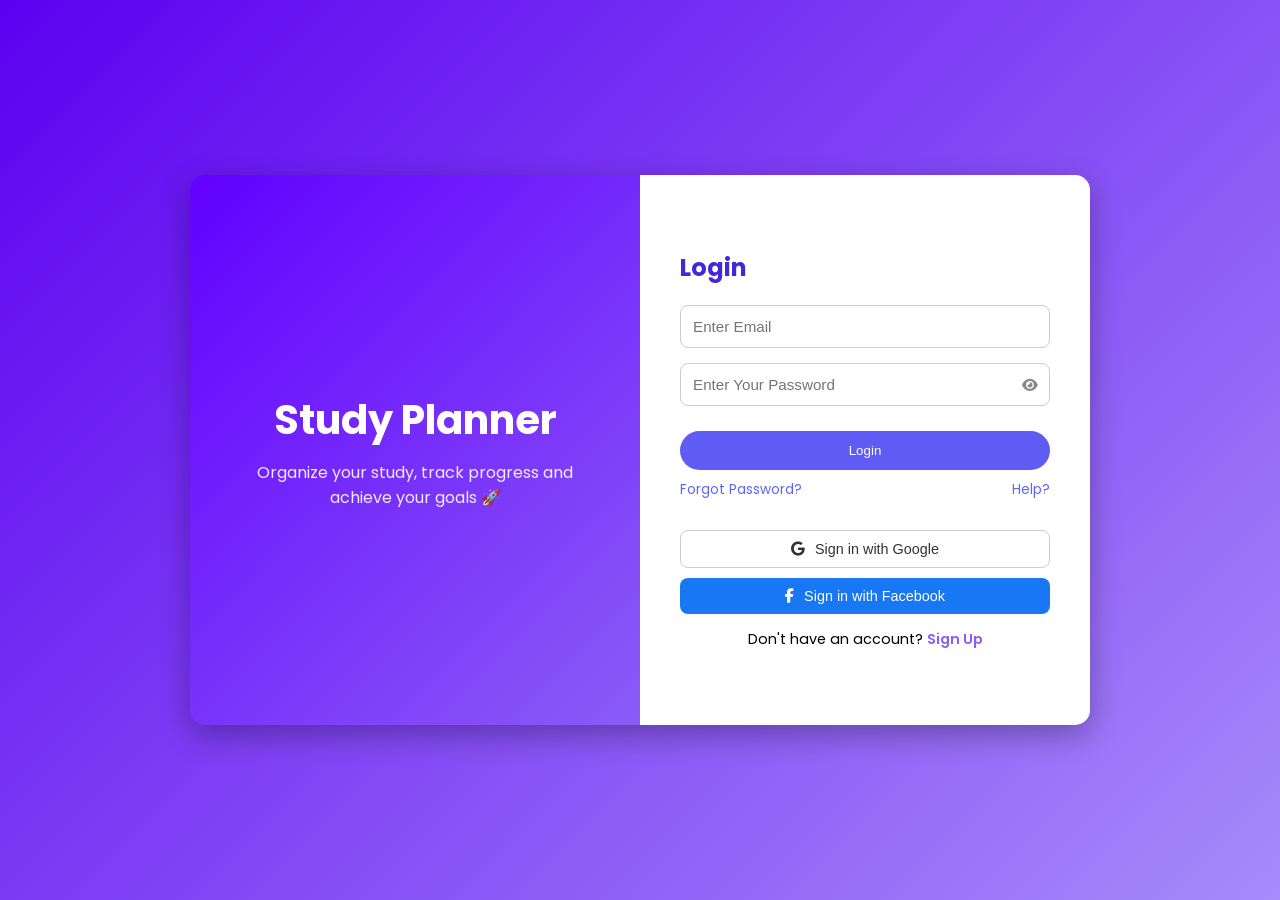
<file: profile.html>
<!DOCTYPE html>
<html lang="en">
<head>
  <meta charset="UTF-8">
  <meta name="viewport" content="width=device-width, initial-scale=1.0">
  <title>Profile - Study Planner</title>
  <link href="https://fonts.googleapis.com/css2?family=Poppins:wght@300;400;600;700&display=swap" rel="stylesheet">
  <link rel="stylesheet" href="https://cdnjs.cloudflare.com/ajax/libs/font-awesome/6.5.0/css/all.min.css">
  <link rel="stylesheet" href="profile.css">
</head>
<body>

  <div class="profile-card">

    <!-- Avatar -->
    <div class="avatar">
      <i class="fa-solid fa-user"></i>
    </div>

    <!-- Name -->
    <h2 id="username">Welcome, User</h2>

    <!-- Email -->
    <p class="profile-email" id="profileEmail"></p>

    <!-- Actions -->
    <div class="actions">
      <button class="logout-btn" onclick="logout()">
        <i class="fa-solid fa-right-from-bracket"></i> Logout
      </button>
      <button class="delete-btn" onclick="openModal()">
        <i class="fa-solid fa-trash"></i> Delete Account
      </button>
    </div>

  </div>

  <!-- Delete Confirmation Modal -->
  <div class="modal-overlay" id="modal">
    <div class="modal-box">
      <p>Are you sure you want to permanently delete your account? This cannot be undone.</p>
      <div class="modal-actions">
        <button class="confirm-btn" onclick="deleteAccount()">Yes, Delete</button>
        <button class="cancel-btn" onclick="closeModal()">Cancel</button>
      </div>
    </div>
  </div>

  <!-- Toast -->
  <div class="toast" id="toast"></div>

  <script>
    // ✅ FIX: Auth guard — if not logged in, send to login page
    if (!localStorage.getItem("loggedInUser")) {
      window.location.replace("login.html");
    }

    // ── THEME ──
    window.onload = function () {
      if (localStorage.getItem("theme") === "dark") {
        document.body.classList.add("dark");
      }

      // ✅ FIX: Read userEmail saved by login.js (was reading wrong key "user" before)
      const email = localStorage.getItem("userEmail") || "";
      const name  = email ? email.split("@")[0] : "User";

      document.getElementById("username").textContent    = "Welcome, " + name;
      document.getElementById("profileEmail").textContent = email;
    };

    // ── TOAST ──
    function showToast(msg, color) {
      const toast = document.getElementById("toast");
      toast.textContent = msg;
      toast.style.background = color || "#333";
      toast.classList.add("show");
      setTimeout(() => toast.classList.remove("show"), 2500);
    }

    // ── LOGOUT ──
    // ✅ FIX: Remove "loggedInUser" (was removing wrong key "user" before)
    function logout() {
      localStorage.removeItem("loggedInUser");
      window.location.href = "login.html";
    }

    // ── MODAL ──
    function openModal()  { document.getElementById("modal").classList.add("open"); }
    function closeModal() { document.getElementById("modal").classList.remove("open"); }

    // Close modal on overlay click
    document.getElementById("modal").addEventListener("click", function (e) {
      if (e.target === this) closeModal();
    });

    // ── DELETE ACCOUNT ──
    // ✅ FIX: Only removes this user from the users array, does NOT wipe all localStorage
    //         Removes loggedInUser and userEmail but keeps other users' data intact
    function deleteAccount() {
      const email = localStorage.getItem("userEmail");

      // Remove this user from the users array
      let users = JSON.parse(localStorage.getItem("users")) || [];
      users = users.filter(u => u.email !== email);
      localStorage.setItem("users", JSON.stringify(users));

      // Also clear this user's tasks from the shared task wrapper
      const taskStore = JSON.parse(localStorage.getItem("tasks")) || [];
      const updatedStore = taskStore.filter(entry => entry.useremail !== email);
      localStorage.setItem("tasks", JSON.stringify(updatedStore));

      // Clear only the login session keys
      localStorage.removeItem("loggedInUser");
      localStorage.removeItem("userEmail");

      closeModal();
      showToast("Account deleted successfully.", "#ef4444");

      setTimeout(() => {
        window.location.href = "signup.html";
      }, 1500);
    }
  </script>

</body>
</html>
</file>
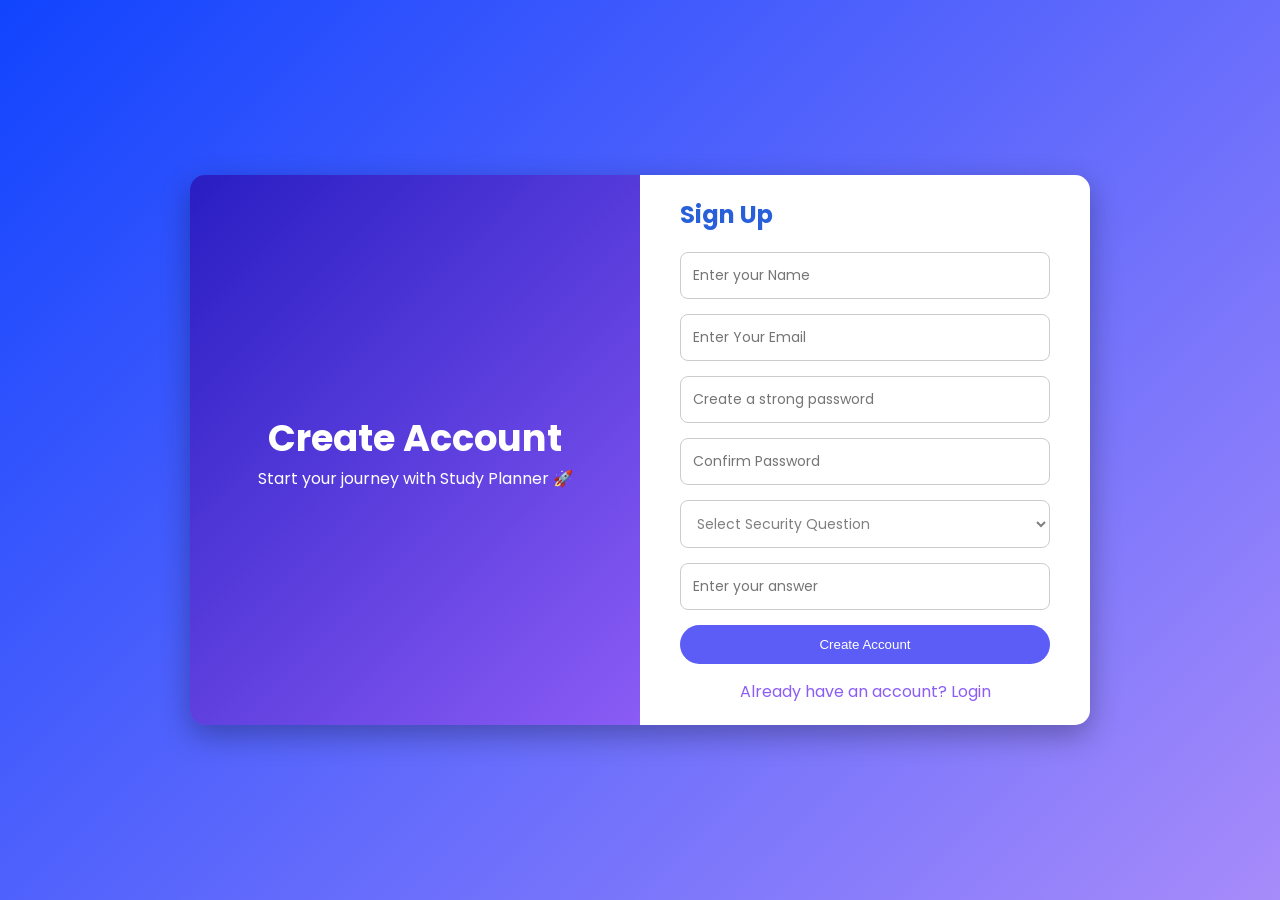
<file: signup.html>
<!DOCTYPE html>
<html lang="en">
<head>
  <meta charset="UTF-8">
  <meta name="viewport" content="width=device-width, initial-scale=1.0">
  <title>Sign Up - Study Planner</title>
 
  <link rel="stylesheet" href="signup.css">
  <link href="https://fonts.googleapis.com/css2?family=Poppins:wght@300;400;600;700&display=swap" rel="stylesheet">
  <link rel="stylesheet" href="https://cdnjs.cloudflare.com/ajax/libs/font-awesome/6.5.0/css/all.min.css">
</head>
 
<body>
 
  <div class="container">
 
    <!-- Branding panel -->
    <div class="left">
      <h1>Create Account</h1>
      <p>Start your journey with Study Planner 🚀</p>
    </div>
 
    <!-- Signup form -->
    <div class="right">
      <h2>Sign Up</h2>
 
      <div class="input-group">
        <input type="text" id="name" placeholder="Enter your Name">
      </div>
 
      <div class="input-group">
        <input type="email" id="email" placeholder="Enter Your Email">
      </div>
 
      <div class="input-group">
        <input type="password" id="password" placeholder="Create a strong password">
        <!-- Password warning box injected here by signup.js -->
      </div>
 
      <div class="input-group">
        <input type="password" id="confirmPassword" placeholder="Confirm Password">
      </div>
      
 
      <div class="input-group">
        <select id="securityQuestion">
          <option value="">Select Security Question</option>
          <option value="person">Name of Your Favourite Person.</option>
          <option value="color">What's Your Favourite Color</option>
          <option value="DOB">What is your DOB?</option>
        </select>
      </div>
 
      <div class="input-group">
        <input type="text" id="securityAnswer" placeholder="Enter your answer">
      </div>
      <button id="signupBtn" class="btn">Create Account</button>
      <div class="links">
        <a href="login.html">Already have an account? Login</a>
      </div>
    </div>
 
  </div>
 
  <script src="signup.js"></script>
</body>
</html>
</file>
<file: about.css>
/* ============================================================
   about.css — Styles for the About Us page of Study Planner
   
   TABLE OF CONTENTS
   ─────────────────────────────────────────────────────────────
   1.  Reset & Global Styles
   2.  Dark Mode  (html.dark — targets the <html> element)
   3.  Header / Navigation
   4.  Section Base Padding
   5.  Hero Section
   6.  Team Section
   7.  Mission & Values Section
   8.  Stats Section
   9.  Our Story / Timeline Section
   10. Scroll Progress Bar
   11. Back to Top Button
   12. Footer
   13. Keyframe Animations
   14. Responsive Breakpoints (≤768px and ≤480px)
   ============================================================ */


/* ────────────────────────────────────────────────────────────
   1. RESET & GLOBAL STYLES
   Remove default browser margin/padding and set box-sizing
   so that padding doesn't add to element widths.
   ──────────────────────────────────────────────────────────── */
* {
  margin: 0;
  padding: 0;
  box-sizing: border-box;
}

body {
  font-family: 'Poppins', sans-serif;
  background: linear-gradient(135deg, #e0ebff, #f5f7ff);
  color: #222;
  line-height: 1.6;
  /* Smooth color/background transition when dark mode toggles */
  transition: background 0.4s ease, color 0.4s ease;
}


/* ────────────────────────────────────────────────────────────
   2. DARK MODE
   ─────────────────────────────────────────────────────────────
   We target `html.dark` (the <html> element gets the class).
   This matches:
     • The <head> script that reads localStorage on first load
     • The JS that toggles document.documentElement.classList
   
   Every element override is grouped here so it's easy to find.
   ──────────────────────────────────────────────────────────── */

/* Page background and text */
html.dark body {
  background: #0d0d0d;
  color: #ffffff;
}

/* Header bar */
html.dark .header {
  background: #000;
  border-bottom: 1px solid rgba(56, 189, 248, 0.3);
  box-shadow: 0 2px 20px rgba(56, 189, 248, 0.8);
}

/* All headings become white in dark mode */
html.dark h1,
html.dark h2,
html.dark h3 {
  color: #ffffff !important;
}

/* Body paragraphs become light grey */
html.dark p {
  color: #d1d5db !important;
}

/* Team and info cards get a dark surface */
html.dark .team-card,
html.dark .info-card {
  background: #1e1e1e;
  color: white;
}

/* Team card inner text colours */
html.dark .team-card span,
html.dark .team-card p {
  color: #cbd5f5 !important;
}

/* Team card name in purple */
html.dark .team-card h3 {
  color: #a78bfa;
}

/* Deeper purple on hover */
html.dark .team-card:hover h3 {
  color: #818cf8;
}

/* Section titles use a blue-to-purple gradient in dark mode */
html.dark .section-title {
  background: linear-gradient(90deg, #60a5fa, #a78bfa);
  -webkit-background-clip: text;
  -webkit-text-fill-color: transparent;
}

/* Hero section switches to a dark blue-purple gradient */
html.dark .about-hero {
  background: linear-gradient(135deg, #1e3a8a, #4c1d95);
}

html.dark .about-hero h1 {
  color: #ffffff;
}

/* Hero description text in a soft indigo */
html.dark .hero-definition {
  color: #c7d2fe !important;
}

/* Info cards */
html.dark .info-card {
  background: #1e1e1e;
  color: #ffffff;
}

html.dark .info-card:hover {
  box-shadow: 0 20px 40px rgba(129, 140, 248, 0.3);
}

/* Stats section background */
html.dark .stats-section {
  background: linear-gradient(135deg, #0f172a, #1e1b4b);
}

/* Footer in dark mode */
html.dark .footer {
  background: linear-gradient(180deg, #111 0%, #000 100%);
  color: #ccc;
  border-top: 2px solid #3b82f6;
  box-shadow: 0 -8px 25px rgba(0, 0, 0, 0.6);
}

html.dark .footer-bottom {
  border-top: 1px solid #2a2a2a;
  color: #888;
}

/* Avatar glow is stronger in dark mode */
html.dark .team-avatar {
  box-shadow: 0 8px 20px rgba(99, 102, 241, 0.55);
}

/* Mobile nav dropdown in dark mode */
html.dark .nav-links {
  background: #000;
}


/* ────────────────────────────────────────────────────────────
   3. HEADER / NAVIGATION
   Sticky bar that stays at the top while scrolling.
   Matches progress.html header structure exactly.
   ──────────────────────────────────────────────────────────── */
.header {
  position: sticky;
  top: 0;
  z-index: 1000;
  display: flex;
  align-items: center;
  justify-content: space-between;
  padding: 1rem 10%;
  background-color: #1e3a8a;
  box-shadow: 0 4px 8px rgba(0, 0, 0, 0.1);
  gap: 20px;
}

/* Logo text + icon */
.logo {
  font-size: 1.8rem;
  font-weight: 700;
  display: flex;
  align-items: center;
  gap: 10px;
  color: #fff;
  white-space: nowrap;
  flex-shrink: 0;
}

/* Horizontal list of navigation links */
.nav-links {
  list-style: none;
  display: flex;
  align-items: center;
  gap: 25px;
}

.nav-links li a {
  text-decoration: none;
  color: #fff;
  font-size: 0.95rem;
  font-weight: 500;
  transition: color 0.3s;
  white-space: nowrap;
}

/* Highlight the current page link */
.nav-links li a:hover,
.nav-links li a.active {
  color: #60a5fa;
  font-weight: 700;
  background: transparent;
}

/* "Join now for free" pill button — matches profile-btn style */
.profile-btn {
  background: linear-gradient(to right, #0072ff, #00c6ff) !important;
  color: #fff !important;
  border-radius: 20px !important;
  padding: 8px 18px !important;
  font-weight: 500 !important;
  margin-left: 5px;
}

.profile-btn:hover {
  transform: scale(1.05) !important;
  color: #fff !important;
}

/*
  Dark mode toggle button — circular icon button.
  Matches the progress page exactly.
*/
.dark-toggle {
  background: rgba(255, 255, 255, 0.1);
  border: 1px solid rgba(255, 255, 255, 0.2);
  color: #fff;
  width: 38px;
  height: 38px;
  border-radius: 50%;
  cursor: pointer;
  font-size: 0.9rem;
  display: flex;
  align-items: center;
  justify-content: center;
  transition: all 0.3s ease;
  flex-shrink: 0;
}

.dark-toggle:hover {
  background: rgba(255, 255, 255, 0.2);
  transform: rotate(20deg);
}

/* Hamburger button — hidden on desktop, shown on mobile */
.hamburger {
  display: none;
  flex-direction: column;
  gap: 5px;
  background: none;
  border: none;
  cursor: pointer;
  padding: 5px;
}

.hamburger span {
  display: block;
  width: 24px;
  height: 2px;
  background: #fff;
  border-radius: 2px;
  transition: all 0.3s;
}


/* ────────────────────────────────────────────────────────────
   4. SECTION BASE PADDING
   All major sections share the same comfortable padding.
   ──────────────────────────────────────────────────────────── */
.about-hero,
.team-section,
.about,
.story-section {
  padding: 110px 8%;
}


/* ────────────────────────────────────────────────────────────
   5. HERO SECTION
   The big banner at the top of the page.
   Purple-to-violet gradient background, centered text.
   ──────────────────────────────────────────────────────────── */
.about-hero {
  background: linear-gradient(135deg, #6366f1, #8b5cf6);
  color: white;
  text-align: center;
}

/* Main heading (filled by typing animation in JS) */
.about-hero h1 {
  font-size: 48px;
  font-weight: 800;
  margin-bottom: 30px;
}

/* Elegant serif description paragraph */
.hero-definition {
  font-family: 'Playfair Display', serif;
  font-size: 20px;
  line-height: 1.9;
  max-width: 850px;
  margin: auto;
  color: #f3f4ff;
  animation: fadeIn 1.5s ease;
}

/* Small pill badge above the heading */
.hero-badge {
  display: inline-flex;
  align-items: center;
  gap: 8px;
  background: rgba(255, 255, 255, 0.15);
  border: 1px solid rgba(255, 255, 255, 0.3);
  color: #e0e7ff;
  font-size: 0.78rem;
  font-weight: 600;
  letter-spacing: 0.12em;
  text-transform: uppercase;
  padding: 6px 20px;
  border-radius: 50px;
  margin-bottom: 24px;
  animation: fadeIn 0.8s ease both;
}

/* Wrapper for the two CTA buttons */
.hero-cta-group {
  display: flex;
  gap: 16px;
  justify-content: center;
  flex-wrap: wrap;
  margin-top: 36px;
  animation: fadeIn 1.2s 0.3s ease both;
}

/* Primary CTA — white button with indigo text */
.cta-primary {
  text-decoration: none;
  background: #fff;
  color: #6366f1;
  font-weight: 700;
  font-size: 0.95rem;
  padding: 13px 32px;
  border-radius: 50px;
  transition: all 0.3s ease;
  box-shadow: 0 6px 20px rgba(0, 0, 0, 0.15);
  font-family: 'Poppins', sans-serif;
}

.cta-primary:hover {
  transform: translateY(-3px);
  box-shadow: 0 12px 30px rgba(0, 0, 0, 0.2);
  background: #e0e7ff;
}

/* Secondary CTA — transparent with white border */
.cta-secondary {
  text-decoration: none;
  background: rgba(255, 255, 255, 0.12);
  border: 2px solid rgba(255, 255, 255, 0.35);
  color: #fff;
  font-weight: 600;
  font-size: 0.95rem;
  padding: 13px 32px;
  border-radius: 50px;
  transition: all 0.3s ease;
  font-family: 'Poppins', sans-serif;
}

.cta-secondary:hover {
  background: rgba(255, 255, 255, 0.22);
  transform: translateY(-3px);
}


/* ────────────────────────────────────────────────────────────
   6. TEAM SECTION
   Three cards in a 3-column grid.
   Cards animate up on scroll (via IntersectionObserver in JS).
   ──────────────────────────────────────────────────────────── */
.team-section {
  text-align: center;
}

/* Section heading with gradient text */
.team-section h2 {
  font-size: 42px;
  margin-bottom: 70px;
  font-weight: 800;
  background: linear-gradient(90deg, #1e3a8a, #8b5cf6);
  -webkit-background-clip: text;
  -webkit-text-fill-color: transparent;
  animation: fadeUp 1s ease;
}

/* 3-column grid for team cards */
.team-grid {
  display: grid;
  grid-template-columns: repeat(3, 1fr);
  gap: 40px;
}

/* Individual team card */
.team-card {
  position: relative;
  background: white;
  padding: 45px 25px;
  border-radius: 20px;
  overflow: hidden;
  transition: transform 0.5s, box-shadow 0.5s;
  box-shadow: 0 10px 25px rgba(0, 0, 0, 0.08);
}

/* Lift + scale effect on hover */
.team-card:hover {
  transform: translateY(-15px) scale(1.05);
  box-shadow: 0 25px 50px rgba(0, 0, 0, 0.2);
}

/* Shimmer overlay that slides in on hover */
.team-card::before {
  content: "";
  position: absolute;
  width: 100%;
  height: 100%;
  background: linear-gradient(120deg, #6366f1, #8b5cf6, #6366f1);
  top: 0;
  left: -100%;
  opacity: 0.08;
  transition: 0.6s;
}

.team-card:hover::before {
  left: 0;
}

/* Team member name */
.team-card h3 {
  font-size: 22px;
  margin-bottom: 8px;
  transition: 0.3s;
}

/* Role/title line */
.team-card span {
  display: block;
  font-size: 14px;
  color: black;
  margin-bottom: 12px;
}

/* Description paragraph */
.team-card p {
  font-size: 14px;
  color: #444;
}

/* Name turns indigo on hover */
.team-card:hover h3 {
  color: #6366f1;
}

/* Circular emoji avatar */
.team-avatar {
  width: 70px;
  height: 70px;
  border-radius: 50%;
  background: linear-gradient(135deg, #6366f1, #8b5cf6);
  display: flex;
  align-items: center;
  justify-content: center;
  font-size: 28px;
  margin: 0 auto 22px;
  box-shadow: 0 8px 20px rgba(99, 102, 241, 0.35);
  transition: transform 0.4s ease, box-shadow 0.4s ease;
}

/* Avatar wiggles and grows on card hover */
.team-card:hover .team-avatar {
  transform: scale(1.12) rotate(-6deg);
  box-shadow: 0 14px 30px rgba(99, 102, 241, 0.5);
}


/* ────────────────────────────────────────────────────────────
   7. MISSION & VALUES SECTION
   Two rows of 4 glass-effect cards each.
   ──────────────────────────────────────────────────────────── */

/* Outer wrapper — stacks the two rows vertically */
.about {
  display: flex;
  flex-direction: column;
  gap: 90px;
}

/* Large gradient section title (reused across sections) */
.section-title {
  text-align: center;
  font-size: 48px;
  font-weight: 800;
  margin-bottom: 60px;
  background: linear-gradient(90deg, #1e3a8a, #6366f1, #8b5cf6);
  -webkit-background-clip: text;
  -webkit-text-fill-color: transparent;
}

/* Extra bottom margin for the story section's title */
.story-title {
  margin-bottom: 70px;
}

/* 4-column grid for mission/values cards */
.grid-4 {
  display: grid;
  grid-template-columns: repeat(4, 1fr);
  gap: 35px;
}

/* Glass-morphism style info card */
.info-card {
  background: rgba(255, 255, 255, 0.6);
  backdrop-filter: blur(12px);
  padding: 35px 25px;
  border-radius: 20px;
  text-align: center;
  transition: 0.4s;
  box-shadow: 0 10px 30px rgba(99, 102, 241, 0.15);
}

/* Lift on hover */
.info-card:hover {
  transform: translateY(-12px);
  box-shadow: 0 20px 40px rgba(99, 102, 241, 0.25);
}


/* ────────────────────────────────────────────────────────────
   8. STATS SECTION
   Three numbers that count up when scrolled into view.
   ──────────────────────────────────────────────────────────── */
.stats-section {
  display: flex;
  justify-content: center;
  flex-wrap: wrap;
  gap: 40px;
  padding: 80px 10%;
  text-align: center;
  background: linear-gradient(135deg, #1e3a8a, #6366f1);
}

/* The big animated number */
.stat-item h2 {
  font-size: 52px;
  font-weight: 800;
  color: #fff;
  text-shadow: 0 0 20px rgba(255, 255, 255, 0.4);
}

/* Label beneath the number */
.stat-item p {
  color: #c7d2fe;
  font-size: 16px;
  margin-top: 6px;
}


/* ────────────────────────────────────────────────────────────
   9. OUR STORY / TIMELINE SECTION
   ──────────────────────────────────────────────────────────── */
.story-section {
  background: linear-gradient(145deg, #1e3a8a 0%, #312e81 50%, #1e1b4b 100%);
  position: relative;
  overflow: hidden;
}

/* Subtle dot-grid texture overlay */
.story-section::before {
  content: "";
  position: absolute;
  inset: 0;
  background-image: radial-gradient(rgba(255, 255, 255, 0.04) 1px, transparent 1px);
  background-size: 28px 28px;
  pointer-events: none;
}

/* Story section overrides the default section-title colours */
.story-section .section-title {
  background: linear-gradient(90deg, #60a5fa, #a78bfa, #f472b6) !important;
  -webkit-background-clip: text !important;
  -webkit-text-fill-color: transparent !important;
}

/* Small label above the "Our Story" heading */
.story-label {
  display: block;
  text-align: center;
  font-size: 0.75rem;
  font-weight: 700;
  letter-spacing: 0.15em;
  text-transform: uppercase;
  color: #93c5fd;
  margin-bottom: 14px;
}

/* The vertical timeline container */
.timeline {
  position: relative;
  max-width: 820px;
  margin: 0 auto;
  padding-left: 44px;
  display: flex;
  flex-direction: column;
  gap: 52px;
}

/* The vertical line running down the left side */
.timeline::before {
  content: "";
  position: absolute;
  left: 12px;
  top: 10px;
  bottom: 10px;
  width: 2px;
  background: linear-gradient(180deg, #60a5fa, #a78bfa, rgba(167, 139, 250, 0));
}

/* Each timeline item starts invisible and shifted left */
.timeline-item {
  position: relative;
  opacity: 0;
  transform: translateX(-22px);
  transition: opacity 0.6s ease, transform 0.6s ease;
}

/* "revealed" class is added by JS — triggers the slide-in */
.timeline-item.revealed {
  opacity: 1;
  transform: translateX(0);
}

/* The glowing circle dot on the timeline line */
.timeline-dot {
  position: absolute;
  left: -35px;
  top: 5px;
  width: 16px;
  height: 16px;
  border-radius: 50%;
  background: linear-gradient(135deg, #6366f1, #8b5cf6);
  box-shadow: 0 0 14px rgba(129, 140, 248, 0.7);
  border: 2px solid rgba(255, 255, 255, 0.25);
}

/* Phase label */
.timeline-year {
  font-size: 0.72rem;
  font-weight: 700;
  letter-spacing: 0.14em;
  text-transform: uppercase;
  color: #93c5fd;
  margin-bottom: 6px;
}

/* Bold item heading */
.timeline-title {
  font-size: 1.2rem;
  font-weight: 700;
  color: #fff;
  margin-bottom: 10px;
}

/* Description paragraph */
.timeline-text {
  font-size: 0.93rem;
  color: rgba(199, 210, 254, 0.82);
  line-height: 1.85;
  max-width: 680px;
}


/* ────────────────────────────────────────────────────────────
   10. SCROLL PROGRESS BAR
   ──────────────────────────────────────────────────────────── */
#progress-bar {
  position: fixed;
  top: 0;
  left: 0;
  height: 4px;
  width: 0%;
  background: linear-gradient(90deg, #6366f1, #8b5cf6);
  z-index: 9999;
  transition: width 0.1s linear;
}


/* ────────────────────────────────────────────────────────────
   11. BACK TO TOP BUTTON
   ──────────────────────────────────────────────────────────── */
#backToTop {
  position: fixed;
  bottom: 90px;
  right: 22px;
  width: 46px;
  height: 46px;
  border-radius: 50%;
  background: #6366f1;
  color: #fff;
  border: none;
  font-size: 20px;
  cursor: pointer;
  z-index: 9998;
  display: flex;
  align-items: center;
  justify-content: center;
  box-shadow: 0 4px 15px rgba(99, 102, 241, 0.5);
  opacity: 0;
  transform: translateY(20px);
  transition: opacity 0.3s, transform 0.3s, background 0.2s;
  pointer-events: none;
}

#backToTop.visible {
  opacity: 1;
  transform: translateY(0);
  pointer-events: all;
}

#backToTop:hover {
  background: #4f46e5;
  transform: translateY(-3px);
}


/* ────────────────────────────────────────────────────────────
   12. FOOTER
   ──────────────────────────────────────────────────────────── */
.footer {
  background: #1c1c1c;
  color: #f1f1f1;
  padding: 60px 20px 20px 20px;
  margin-top: 60px;
  font-family: 'Poppins', sans-serif;
}

/* Three-column flex container */
.footer-container {
  display: flex;
  justify-content: space-between;
  flex-wrap: wrap;
  max-width: 1200px;
  margin: auto;
  gap: 40px;
}

.footer-box h3 {
  font-size: 20px;
  margin-bottom: 15px;
  color: #ffffff;
}

.footer-box p {
  font-size: 14px;
  line-height: 1.6;
  color: #cfcfcf;
}

.footer-box ul {
  list-style: none;
  padding: 0;
}

.footer-box ul li {
  margin-bottom: 10px;
}

.footer-box ul li a {
  color: #cfcfcf;
  text-decoration: none;
  transition: 0.3s;
}

.footer-box ul li a:hover {
  color: #2575fc;
}

.social-icons a {
  display: inline-block;
  margin-right: 15px;
  color: #cfcfcf;
  font-size: 18px;
  transition: 0.3s;
}

.social-icons a:hover {
  color: #2575fc;
  transform: scale(1.2);
}

.footer-bottom {
  text-align: center;
  border-top: 1px solid #333;
  margin-top: 40px;
  padding-top: 20px;
  font-size: 14px;
  color: #999;
}


/* ────────────────────────────────────────────────────────────
   13. KEYFRAME ANIMATIONS
   ──────────────────────────────────────────────────────────── */

/* Cursor blink — used inside the typing animation */
@keyframes blink {
  0%, 100% { opacity: 1; }
  50%       { opacity: 0; }
}

/* Fade + slide up — used by team section heading */
@keyframes fadeUp {
  from { opacity: 0; transform: translateY(25px); }
  to   { opacity: 1; transform: translateY(0); }
}

/* Fade + slide up — used by hero elements */
@keyframes fadeIn {
  from { opacity: 0; transform: translateY(20px); }
  to   { opacity: 1; transform: translateY(0); }
}


/* ────────────────────────────────────────────────────────────
   14. RESPONSIVE BREAKPOINTS
   Matches progress.css hamburger behaviour exactly.
   ──────────────────────────────────────────────────────────── */

/* ── Tablet (≤768px) ── */
@media (max-width: 768px) {
  /* Show hamburger, hide nav by default */
  .hamburger { display: flex; }

  nav { position: relative; }

  .nav-links {
    display: none;
    position: absolute;
    top: 58px;
    right: 0;
    background: #1e3a8a;
    border-radius: 0 0 14px 14px;
    flex-direction: column;
    width: 220px;
    padding: 16px;
    box-shadow: 0 20px 40px rgba(0, 0, 0, 0.2);
    gap: 4px;
    align-items: flex-start;
  }

  /* Nav opens when JS adds the "open" class */
  .nav-links.open { display: flex; }

  .header        { padding: 0.8rem 5%; }
  .about-hero    { padding: 50px 6% 60px; }

  /* Shrink hero heading */
  .about-hero h1   { font-size: 36px; }
  .hero-definition { font-size: 18px; max-width: 90%; }

  /* Team grid: 3 columns → 2 columns */
  .team-section h2 { font-size: 32px; margin-bottom: 50px; }
  .team-grid       { grid-template-columns: repeat(2, 1fr); gap: 30px; }
  .team-card       { padding: 35px 20px; }

  .about           { gap: 70px; }
  .section-title   { font-size: 36px; margin-bottom: 40px; }

  /* Mission/values grid: 4 columns → 2 columns */
  .grid-4          { grid-template-columns: repeat(2, 1fr); gap: 25px; }
  .info-card       { padding: 30px 20px; }

  .footer-container { flex-direction: column; align-items: flex-start; gap: 30px; }
  .footer-box      { width: 100%; }
  .social-icons a  { margin-right: 12px; font-size: 16px; }

  .story-section   { padding: 80px 5%; }
  .story-section .section-title { font-size: 34px !important; margin-bottom: 50px !important; }
  .timeline        { padding-left: 32px; gap: 38px; }
  .timeline-dot    { left: -26px; }

  /* CTA buttons stack vertically */
  .hero-cta-group  { flex-direction: column; align-items: center; }
  .cta-primary,
  .cta-secondary   { width: 210px; text-align: center; }
}

/* ── Mobile (≤480px) ── */
@media (max-width: 480px) {
  .header        { padding: 0 4%; }
  .logo          { font-size: 1.2rem; }

  .about-hero h1   { font-size: 28px; }
  .hero-definition { font-size: 16px; max-width: 100%; }

  /* Team grid: 2 columns → 1 column */
  .team-section h2 { font-size: 28px; margin-bottom: 40px; }
  .team-grid       { grid-template-columns: 1fr; gap: 25px; }
  .team-card       { padding: 30px 15px; }

  .about           { gap: 50px; }
  .section-title   { font-size: 28px; margin-bottom: 30px; }

  /* Mission/values grid: 2 columns → 1 column */
  .grid-4          { grid-template-columns: 1fr; gap: 20px; }
  .info-card       { padding: 25px 15px; }

  .footer          { padding: 40px 15px 15px 15px; }
  .footer-container { gap: 20px; }
  .footer-box h3   { font-size: 18px; }
  .footer-box p,
  .footer-box ul li a { font-size: 13px; }
  .social-icons a  { margin-right: 10px; font-size: 14px; }
  .footer-bottom   { font-size: 12px; padding-top: 15px; }

  .story-section .section-title { font-size: 26px !important; }
  .timeline-title  { font-size: 1rem; }
  .timeline-text   { font-size: 0.85rem; }

  .team-avatar     { width: 58px; height: 58px; font-size: 22px; }
  .hero-badge      { font-size: 0.7rem; padding: 5px 14px; }
}
</file>
<file: chatbot.css>
@import url('https://fonts.googleapis.com/css2?family=DM+Sans:wght@300;400;500;600&family=DM+Mono:wght@400;500&display=swap');

*, *::before, *::after {
  box-sizing: border-box;
  margin: 0;
  padding: 0;
}

:root {
  --bg: #f0f2f5;
  --surface: #ffffff;
  --surface-alt: #f5f6f8;
  --border: #e2e4e9;
  --accent: #6054c8;
  --accent-glow: rgba(96, 84, 200, 0.14);
  --text: #1a1a2e;
  --text-muted: #8e8ea0;
  --user-bubble: #6054c8;
  --bot-bubble: #f5f6f8;
  --radius: 18px;
  --radius-sm: 8px;
}

body {
  background: var(--bg);
  font-family: 'DM Sans', sans-serif;
  color: var(--text);
  height: 100vh;
  display: flex;
  align-items: center;
  justify-content: center;
  overflow: hidden;
}

/* Background subtle grid */
body::before {
  content: '';
  position: fixed;
  inset: 0;
  background-image:
    linear-gradient(rgba(96,84,200,0.05) 1px, transparent 1px),
    linear-gradient(90deg, rgba(96,84,200,0.05) 1px, transparent 1px);
  background-size: 40px 40px;
  pointer-events: none;
}

.chat-container {
  width: 100%;
  max-width: 780px;
  height: 92vh;
  display: flex;
  flex-direction: column;
  background: var(--surface);
  border: 1px solid var(--border);
  border-radius: 24px;
  overflow: hidden;
  box-shadow: 0 4px 40px rgba(0,0,0,0.10), 0 0 0 1px rgba(0,0,0,0.04);
  position: relative;
}

/* Header */
.chat-header {
  display: flex;
  align-items: center;
  gap: 12px;
  padding: 18px 24px;
  border-bottom: 1px solid var(--border);
  background: rgba(255,255,255,0.85);
  backdrop-filter: blur(10px);
}

.bot-avatar {
  width: 38px;
  height: 38px;
  background: linear-gradient(135deg, #7c6fcd, #a78bfa);
  border-radius: 12px;
  display: flex;
  align-items: center;
  justify-content: center;
  font-size: 17px;
  flex-shrink: 0;
  box-shadow: 0 0 16px var(--accent-glow);
}

.header-info h1 {
  font-size: 15px;
  font-weight: 600;
  letter-spacing: -0.2px;
  color: var(--text);
}

.status {
  font-size: 12px;
  color: var(--text-muted);
  display: flex;
  align-items: center;
  gap: 5px;
}

.status-dot {
  width: 6px;
  height: 6px;
  background: #4ade80;
  border-radius: 50%;
  animation: pulse 2s infinite;
}

@keyframes pulse {
  0%, 100% { opacity: 1; }
  50% { opacity: 0.4; }
}

.model-badge {
  margin-left: auto;
  font-family: 'DM Mono', monospace;
  font-size: 11px;
  color: var(--text-muted);
  background: var(--surface-alt);
  border: 1px solid var(--border);
  padding: 4px 10px;
  border-radius: 6px;
}

/* Messages */
.messages {
  flex: 1;
  overflow-y: auto;
  padding: 24px;
  display: flex;
  flex-direction: column;
  gap: 20px;
  scroll-behavior: smooth;
}

.messages::-webkit-scrollbar {
  width: 4px;
}
.messages::-webkit-scrollbar-track { background: transparent; }
.messages::-webkit-scrollbar-thumb {
  background: var(--border);
  border-radius: 99px;
}

/* Message rows */
.msg-row {
  display: flex;
  gap: 10px;
  max-width: 80%;
  animation: fadeUp 0.25s ease forwards;
}

@keyframes fadeUp {
  from { opacity: 0; transform: translateY(10px); }
  to   { opacity: 1; transform: translateY(0); }
}

.msg-row.bot {
  align-self: flex-start;
  flex-direction: row;
}

.msg-row.user {
  align-self: flex-end;
  flex-direction: row-reverse;
}

.msg-avatar {
  width: 30px;
  height: 30px;
  border-radius: 10px;
  display: flex;
  align-items: center;
  justify-content: center;
  font-size: 14px;
  flex-shrink: 0;
  margin-top: 2px;
}

.msg-row.bot .msg-avatar {
  background: linear-gradient(135deg, #7c6fcd, #a78bfa);
  box-shadow: 0 0 10px var(--accent-glow);
}

.msg-row.user .msg-avatar {
  background: var(--surface-alt);
  border: 1px solid var(--border);
}

.bubble {
  padding: 12px 16px;
  border-radius: var(--radius);
  font-size: 14px;
  line-height: 1.65;
  word-break: break-word;
  position: relative;
}

.msg-row.bot .bubble {
  background: var(--bot-bubble);
  border: 1px solid var(--border);
  border-top-left-radius: 4px;
  color: var(--text);
}

.msg-row.user .bubble {
  background: var(--user-bubble);
  border-top-right-radius: 4px;
  color: #fff;
}

/* Timestamp */
.timestamp {
  font-size: 10px;
  color: var(--text-muted);
  margin-top: 4px;
  padding: 0 4px;
}
.msg-row.bot .timestamp { text-align: left; }
.msg-row.user .timestamp { text-align: right; }

.msg-col {
  display: flex;
  flex-direction: column;
}

/* Typing indicator */
.typing-indicator {
  display: flex;
  gap: 4px;
  padding: 14px 18px;
  align-items: center;
}

.typing-indicator span {
  width: 6px;
  height: 6px;
  background: var(--text-muted);
  border-radius: 50%;
  animation: bounce 1.2s infinite;
}
.typing-indicator span:nth-child(2) { animation-delay: 0.2s; }
.typing-indicator span:nth-child(3) { animation-delay: 0.4s; }

@keyframes bounce {
  0%, 60%, 100% { transform: translateY(0); }
  30% { transform: translateY(-6px); }
}

/* Input area */
.input-area {
  padding: 16px 24px 20px;
  border-top: 1px solid var(--border);
  background: rgba(255,255,255,0.8);
}

.input-row {
  display: flex;
  gap: 10px;
  align-items: flex-end;
  background: var(--surface-alt);
  border: 1px solid var(--border);
  border-radius: 14px;
  padding: 10px 10px 10px 16px;
  transition: border-color 0.2s;
}

.input-row:focus-within {
  border-color: var(--accent);
  box-shadow: 0 0 0 3px var(--accent-glow);
}

#user-input {
  flex: 1;
  background: transparent;
  border: none;
  outline: none;
  color: var(--text);
  font-family: 'DM Sans', sans-serif;
  font-size: 14px;
  resize: none;
  max-height: 120px;
  line-height: 1.5;
}

#user-input::placeholder {
  color: var(--text-muted);
}

#send-btn {
  width: 36px;
  height: 36px;
  background: var(--accent);
  border: none;
  border-radius: 10px;
  cursor: pointer;
  display: flex;
  align-items: center;
  justify-content: center;
  flex-shrink: 0;
  transition: background 0.2s, transform 0.15s;
}

#send-btn:hover { background: #5045b0; transform: scale(1.05); }
#send-btn:active { transform: scale(0.95); }
#send-btn:disabled { background: var(--border); cursor: not-allowed; transform: none; }

#send-btn svg {
  width: 16px;
  height: 16px;
  fill: white;
}

.hint {
  text-align: center;
  font-size: 11px;
  color: var(--text-muted);
  margin-top: 10px;
}

/* Welcome message styling */
.welcome-chips {
  display: flex;
  flex-wrap: wrap;
  gap: 8px;
  margin-top: 10px;
}

.chip {
  background: var(--surface-alt);
  border: 1px solid var(--border);
  color: var(--text-muted);
  font-size: 12px;
  padding: 5px 12px;
  border-radius: 99px;
  cursor: pointer;
  transition: border-color 0.2s, color 0.2s;
}

.chip:hover {
  border-color: var(--accent);
  color: var(--text);
}

/* Code blocks inside bubbles */
.bubble code {
  font-family: 'DM Mono', monospace;
  font-size: 12.5px;
  background: rgba(0,0,0,0.07);
  padding: 2px 6px;
  border-radius: 4px;
}

.bubble pre {
  background: rgba(0,0,0,0.06);
  padding: 12px;
  border-radius: 8px;
  overflow-x: auto;
  margin-top: 8px;
  font-family: 'DM Mono', monospace;
  font-size: 12.5px;
}
</file>
<file: contact.css>
/* =========================
   RESET & GLOBAL STYLES
   Removes default browser margin/padding and sets border-box sizing.
========================= */
* {
  margin: 0;
  padding: 0;
  box-sizing: border-box;
}

body {
  font-family: 'Poppins', sans-serif;
  background: linear-gradient(135deg, #e0ebff, #f5f7ff);
  color: #222;
  line-height: 1.6;
}
/* =========================
   HEADER
   Sticky top bar: logo | nav | CTA | dark toggle
========================= */
.header {
  position: sticky;
  top: 0;
  z-index: 1000;
  display: flex;
  justify-content: space-between;
  align-items: center;
  padding: 15px 10%;
  background-color: #1e3a8a;
  box-shadow: 0 4px 8px rgba(0, 0, 0, 0.1);
  color: #fff;
  gap: 20px;
}

/* Site logo */
.logo {
  font-size: 1.8rem;
  font-weight: 700;
  display: flex;
  align-items: center;
  gap: 10px;
  color: #fff;
  white-space: nowrap;
  flex-shrink: 0;
}

/* Navigation link list */
.nav-links {
  list-style: none;
  display: flex;
  gap: 25px;
}

.nav-links li a {
  text-decoration: none;
  color: #fff;
  font-weight: 500;
  transition: color 0.3s;
}

/* Highlight hovered or currently active nav link */
.nav-links li a:hover,
.nav-links li a.active {
  color: #60a5fa;
  font-weight: 700;
}

/* "Join now for free" pill button */
.profile a {
  text-decoration: none;
  color: #1e3a8a;
  font-weight: 600;
  background-color: #60a5fa;
  padding: 8px 18px;
  border-radius: 25px;
  transition: all 0.3s ease;
  display: inline-block;
}

.profile a:hover {
  transform: translateY(-5px);
  box-shadow: 0 6px 12px rgba(0, 0, 0, 0.2);
  background-color: #3b82f6;
  color: #fff;
}

/* =========================
   HAMBURGER BUTTON
   Hidden on desktop, shown on mobile (≤768px).
   Three white bars that toggle the nav open/closed.
========================= */
.hamburger {
  display: none;
  flex-direction: column;
  gap: 5px;
  background: none;
  border: none;
  cursor: pointer;
  padding: 5px;
}
.hamburger span {
  display: block;
  width: 24px;
  height: 2px;
  background: #fff;
  border-radius: 2px;
  transition: all 0.3s;
}

/* =========================
   DARK MODE TOGGLE BUTTON
   Styled identically to the planner page button.
   - Circle shape with subtle border
   - Shows moon icon (light mode) or sun icon (dark mode)
   - Icon swap is handled in contact.js
========================= */
.dark-toggle {
  background: rgba(255, 255, 255, 0.1);
  border: 1px solid rgba(255, 255, 255, 0.2);
  color: #fff;
  width: 38px;
  height: 38px;
  border-radius: 50%;
  cursor: pointer;
  font-size: 0.9rem;
  display: flex;
  align-items: center;
  justify-content: center;
  transition: all 0.25s cubic-bezier(0.4, 0, 0.2, 1);
  flex-shrink: 0;
}

.dark-toggle:hover {
  background: rgba(255, 255, 255, 0.2);
  transform: rotate(20deg);
}

/* =========================
   DARK MODE — BASE
   Uses html.dark (same selector strategy as planner.css).
   Applied by JS adding "dark" class to <html>.
========================= */
html.dark body {
  background: #0f172a;
  color: #e2e8f0;
}

/* Dark header: black with glowing blue bottom border */
html.dark .header {
  background: #000;
  border-bottom: 1px solid rgba(56, 189, 248, 0.3);
  box-shadow: 0 2px 20px rgba(56, 189, 248, 0.8);
}

/* =========================
   DARK MODE — SECTION 1 (Contact Form)
========================= */
html.dark .section-1 {
  background-color: #1e293b;
  box-shadow: 0 6px 20px rgba(0, 0, 0, 0.5);
}

html.dark .section-1 h1 {
  color: #93c5fd;
}

html.dark .section-1 p {
  color: #cbd5e1;
}

/* Form inputs in dark mode */
html.dark .contact-form input,
html.dark .contact-form textarea {
  background: #0f172a;
  color: #e2e8f0;
  border: 1px solid #475569;
}

html.dark .contact-form input::placeholder,
html.dark .contact-form textarea::placeholder {
  color: #94a3b8;
}

/* =========================
   DARK MODE — SECTION 2 (Get in Touch)
========================= */
html.dark .section-2 {
  background: linear-gradient(135deg, #1e3a8a, #1e293b);
}

/* =========================
   DARK MODE — SECTION 3 (FAQ)
========================= */
html.dark .section-3 {
  background: #111827;
}

html.dark .section-3 h2 {
  color: #93c5fd;
}

/* =========================
   DARK MODE — CARDS (Info & FAQ)
   Lighter background so cards stand out from the section.
========================= */
html.dark .info-card,
html.dark .faq-card {
  background: #1e293b;
  color: #e2e8f0;
  box-shadow: 0 8px 20px rgba(0, 0, 0, 0.6);
  position: relative;
  overflow: hidden;
}

html.dark .info-card h4,
html.dark .faq-card h4 {
  color: #60a5fa;
}

html.dark .info-card p,
html.dark .faq-card p,
html.dark .info-card span {
  color: #cbd5e1;
}

/* Hover lift effect in dark mode */
html.dark .info-card:hover,
html.dark .faq-card:hover {
  transform: translateY(-10px) scale(1.05);
  box-shadow: 0 12px 30px rgba(0, 0, 0, 0.8);
}

/* Soft glow pseudo-element on card hover in dark mode */
html.dark .info-card::after,
html.dark .faq-card::after {
  content: "";
  position: absolute;
  bottom: -25px;
  left: 50%;
  transform: translateX(-50%) scale(0.8);
  width: 75%;
  height: 50px;
  background: radial-gradient(circle, rgba(255, 255, 255, 0.25) 0%, rgba(200, 200, 255, 0.15) 40%, transparent 80%);
  filter: blur(25px);
  opacity: 0;
  transition: all 0.4s ease;
  z-index: -1;
}

html.dark .info-card:hover::after,
html.dark .faq-card:hover::after {
  opacity: 1;
  transform: translateX(-50%) scale(1.1);
}

/* =========================
   DARK MODE — FOOTER
========================= */
html.dark .footer {
  background: linear-gradient(180deg, #111 0%, #000 100%);
  color: #ccc;
  border-top: 2px solid #3b82f6;
  box-shadow: 0 -8px 25px rgba(0, 0, 0, 0.6);
}

html.dark .footer-bottom {
  border-top: 1px solid #2a2a2a;
  color: #888;
}

/* =========================
   HEADER RESPONSIVENESS
========================= */

/* Tablet (768px and below): show hamburger, hide nav by default */
@media screen and (max-width: 768px) {
  .hamburger { display: flex; }

  nav { position: relative; }

  .nav-links {
    display: none;
    position: absolute;
    top: 58px;
    right: 0;
    background: #1e3a8a;
    border-radius: 0 0 14px 14px;
    flex-direction: column;
    width: 220px;
    padding: 16px;
    box-shadow: 0 20px 40px rgba(0, 0, 0, 0.2);
    gap: 4px;
    align-items: flex-start;
  }

  html.dark .nav-links { background: #000; }

  .nav-links.open { display: flex; }

  .header { padding: 0.8rem 5%; }

  .profile a {
    width: auto;
    text-align: center;
  }
}

/* Mobile (480px and below): smaller text and padding */
@media screen and (max-width: 480px) {
  .header {
    padding: 10px 5%;
    gap: 8px;
  }

  .logo {
    font-size: 1.3rem;
  }

  .nav-links li a {
    font-size: 0.9rem;
    padding: 4px 0;
  }

  .profile a {
    font-size: 0.9rem;
    padding: 6px 12px;
  }
}

/* =========================
   MAIN WRAPPER
   Outer padding for all three sections.
========================= */
.main {
  padding: 80px 10%;
}

/* =========================
   SECTION 1 — CONTACT FORM
   White card with form fields.
   JS injects: progress bar (top), char counter (below textarea).
========================= */
.section-1 {
  background-color: #ffffff;
  padding: 50px;
  border-radius: 12px;
  box-shadow: 0 6px 20px rgba(0, 0, 0, 0.1);
  margin-bottom: 60px;
}

.section-1 h1 {
  font-family: 'Playfair Display', serif;
  font-size: 2.5rem;
  margin-bottom: 15px;
  color: #1e3a8a;
}

.section-1 p {
  margin-bottom: 30px;
  color: #555;
}

/* Each label + input pair */
.contact-form .input-group {
  margin-bottom: 20px;
}

.contact-form label {
  display: block;
  margin-bottom: 8px;
  font-weight: 600;
  color: #1e3a8a;
}

/* Text inputs and textarea */
.contact-form input,
.contact-form textarea {
  width: 100%;
  padding: 12px 15px;
  border: 1px solid #ccc;
  border-radius: 8px;
  font-size: 1rem;
  transition: all 0.3s ease;
}

/* Focus ring on inputs */
.contact-form input:focus,
.contact-form textarea:focus {
  outline: none;
  border-color: #60a5fa;
  box-shadow: 0 0 8px rgba(96, 165, 250, 0.3);
}

/* Submit button */
.contact-form button {
  background-color: #60a5fa;
  color: #fff;
  padding: 12px 30px;
  border: none;
  border-radius: 30px;
  font-size: 1rem;
  cursor: pointer;
  transition: all 0.3s ease;
}

.contact-form button:hover {
  background-color: #3b82f6;
  transform: translateY(-3px);
  box-shadow: 0 6px 12px rgba(0, 0, 0, 0.2);
}

/* =========================
   SECTION 2 — GET IN TOUCH
   Dark blue gradient background with 3 info cards.
========================= */
.section-2 {
  margin: 80px auto;
  padding: 60px 10%;
  background: linear-gradient(135deg, #1e3a8a, #3b5bbf);
  border-radius: 20px;
  color: #fff;
}

/* Shared heading style for sections 2 & 3 */
.section-2 h2,
.section-3 h2 {
  font-family: 'Playfair Display', serif;
  font-size: 2.6rem;
  color: #e0f0ff;
  margin-bottom: 25px;
  text-align: center;
}

.section-2 .contact-desc {
  color: white;
  margin-bottom: 45px;
  text-align: center;
  font-size: 1.1rem;
  max-width: 800px;
  margin-left: auto;
  margin-right: auto;
}

/* =========================
   SECTION 3 — FAQ
   Light background with 3 FAQ cards.
========================= */
.section-3 {
  margin: 80px auto;
  padding: 60px 10%;
  background: #f5f7ff;
  border-radius: 20px;
  color: #444;
}

.section-3 h2 {
  color: #1e3a8a;
}

/* =========================
   CARD GRIDS
   Responsive CSS Grid for info cards and FAQ cards.
========================= */
.info-container,
.faq-container {
  display: grid;
  grid-template-columns: repeat(auto-fit, minmax(280px, 1fr));
  gap: 35px;
  justify-items: center;
  align-items: stretch;
}

/* =========================
   INDIVIDUAL CARDS (Info & FAQ)
   Shared styles for both card types.
========================= */
.info-card,
.faq-card {
  background: linear-gradient(135deg, #ffffff, #dbe7ff);
  padding: 30px 25px;
  border-radius: 18px;
  box-shadow: 0 10px 25px rgba(0, 0, 0, 0.15);
  transition: transform 0.4s ease, box-shadow 0.4s ease;
  max-width: 360px;
  width: 100%;
  text-align: center;
  border-top: 4px solid #3b82f6;

  /* Entry animation: cards fade up on page load */
  opacity: 0;
  transform: translateY(20px);
  animation: fadeInUp 0.8s forwards;
}

.info-card:hover,
.faq-card:hover {
  transform: translateY(-10px) scale(1.05);
  box-shadow: 0 14px 35px rgba(0, 0, 0, 0.2);
}

.info-card h4,
.faq-card h4 {
  color: #1e3a8a;
  margin-bottom: 15px;
  font-size: 1.35rem;
}

.info-card p,
.faq-card p,
.info-card span {
  color: #333;
  font-size: 0.95rem;
  line-height: 1.6;
}

/* =========================
   CARD ENTRY ANIMATION
   Cards slide up and fade in with staggered delays.
========================= */
@keyframes fadeInUp {
  to {
    opacity: 1;
    transform: translateY(0);
  }
}

/* Staggered animation delays for info cards */
.info-card:nth-child(1) { animation-delay: 0.1s; }
.info-card:nth-child(2) { animation-delay: 0.3s; }
.info-card:nth-child(3) { animation-delay: 0.5s; }

/* Staggered animation delays for FAQ cards */
.faq-card:nth-child(1) { animation-delay: 0.1s; }
.faq-card:nth-child(2) { animation-delay: 0.3s; }
.faq-card:nth-child(3) { animation-delay: 0.5s; }

/* =========================
   RESPONSIVE — TABLET (768px)
========================= */
@media (max-width: 768px) {
  .main {
    padding: 60px 6%;
  }

  .section-1 {
    padding: 40px 25px;
    margin-bottom: 50px;
  }

  .section-1 h1 {
    font-size: 2rem;
  }

  .section-1 p {
    font-size: 0.95rem;
    margin-bottom: 25px;
  }

  .contact-form input,
  .contact-form textarea {
    padding: 10px 12px;
    font-size: 0.95rem;
  }

  .contact-form button {
    padding: 10px 25px;
    font-size: 0.95rem;
  }

  .section-2 {
    padding: 50px 6%;
  }

  .section-2 h2,
  .section-3 h2 {
    font-size: 2rem;
  }

  .section-2 .contact-desc {
    font-size: 1rem;
    max-width: 90%;
  }

  .section-3 {
    padding: 50px 6%;
  }

  .info-container,
  .faq-container {
    gap: 25px;
  }

  .info-card,
  .faq-card {
    max-width: 320px;
    padding: 25px 20px;
  }

  .info-card h4,
  .faq-card h4 {
    font-size: 1.2rem;
  }

  .info-card p,
  .faq-card p,
  .info-card span {
    font-size: 0.9rem;
  }
}

/* =========================
   RESPONSIVE — MOBILE (480px)
========================= */
@media (max-width: 480px) {
  .main {
    padding: 40px 4%;
  }

  .section-1 {
    padding: 30px 15px;
    margin-bottom: 40px;
  }

  .section-1 h1 {
    font-size: 1.6rem;
  }

  .section-1 p {
    font-size: 0.9rem;
    margin-bottom: 20px;
  }

  .contact-form input,
  .contact-form textarea {
    padding: 8px 10px;
    font-size: 0.9rem;
  }

  .contact-form button {
    padding: 8px 20px;
    font-size: 0.9rem;
  }

  .section-2 {
    padding: 40px 4%;
  }

  .section-2 h2,
  .section-3 h2 {
    font-size: 1.8rem;
  }

  .section-2 .contact-desc {
    font-size: 0.95rem;
    max-width: 100%;
  }

  .section-3 {
    padding: 40px 4%;
  }

  .info-container,
  .faq-container {
    gap: 20px;
  }

  .info-card,
  .faq-card {
    max-width: 100%;
    padding: 20px 15px;
  }

  .info-card h4,
  .faq-card h4 {
    font-size: 1.1rem;
  }

  .info-card p,
  .faq-card p,
  .info-card span {
    font-size: 0.85rem;
  }
}

/* =========================
   FOOTER
   Dark footer with 3 columns and bottom copyright bar.
========================= */
.footer {
  background: #1c1c1c;
  color: #f1f1f1;
  padding: 60px 20px 20px 20px;
  font-family: 'Poppins', sans-serif;
}

.footer-container {
  display: flex;
  justify-content: space-between;
  flex-wrap: wrap;
  max-width: 1200px;
  margin: auto;
  gap: 40px;
}

.footer-box h3 {
  font-size: 20px;
  margin-bottom: 15px;
  color: #ffffff;
}

.footer-box p {
  font-size: 14px;
  line-height: 1.6;
  color: #cfcfcf;
}

.footer-box ul {
  list-style: none;
  padding: 0;
}

.footer-box ul li {
  margin-bottom: 10px;
}

.footer-box ul li a {
  color: #cfcfcf;
  text-decoration: none;
  transition: 0.3s;
}

.footer-box ul li a:hover {
  color: #60a5fa;
}

/* Social icons row */
.social-icons a {
  display: inline-block;
  margin-right: 15px;
  color: #cfcfcf;
  font-size: 18px;
  transition: 0.3s;
}

.social-icons a:hover {
  color: #60a5fa;
  transform: scale(1.2);
}

/* Copyright bar at bottom of footer */
.footer-bottom {
  text-align: center;
  border-top: 1px solid #333;
  margin-top: 40px;
  padding-top: 20px;
  font-size: 14px;
  color: #999;
}

/* Footer responsive: stack columns on small screens */
@media (max-width: 768px) {
  .footer-container {
    flex-direction: column;
    align-items: flex-start;
    gap: 30px;
  }

  .footer-box {
    width: 100%;
  }

  .social-icons a {
    margin-right: 12px;
    font-size: 16px;
  }
}

@media (max-width: 480px) {
  .footer {
    padding: 40px 15px 15px 15px;
  }

  .footer-container {
    gap: 20px;
  }

  .footer-box h3 {
    font-size: 18px;
  }

  .footer-box p,
  .footer-box ul li a {
    font-size: 13px;
  }

  .social-icons a {
    margin-right: 10px;
    font-size: 14px;
  }

  .footer-bottom {
    font-size: 12px;
    padding-top: 15px;
  }
}
</file>
<file: login.css>
/* =============================================
   RESET
   Removes default browser margin/padding
   and makes sizing consistent everywhere
============================================= */
* {
  margin: 0;
  padding: 0;
  box-sizing: border-box;
}


/* =============================================
   BODY
   Full screen centered layout with
   purple gradient background
============================================= */
body {
  font-family: 'Poppins', sans-serif;
  height: 100vh;
  display: flex;
  justify-content: center;
  align-items: center;
  background: linear-gradient(135deg, #5c00f0, #a78bfa);
}


/* =============================================
   MAIN CONTAINER
   The white card that holds Left + Right panels
============================================= */
.container {
  width: 900px;
  height: 550px;
  display: flex;
  border-radius: 15px;
  overflow: hidden;
  box-shadow: 0 10px 30px rgba(0, 0, 0, 0.3);
}


/* =============================================
   LEFT PANEL
   Purple branding side with app name
============================================= */
.left {
  flex: 1;
  background: linear-gradient(135deg, #6200ff, #8b5cf6);
  color: white;
  display: flex;
  flex-direction: column;
  justify-content: center;
  align-items: center;
  padding: 40px;
}

.left h1 {
  font-size: 2.5rem;
  margin-bottom: 10px;
}

.left p {
  text-align: center;
  opacity: 0.9;
}


/* =============================================
   RIGHT PANEL
   White login form side
============================================= */
.right {
  flex: 1;
  background: white;
  padding: 40px;
  display: flex;
  flex-direction: column;
  justify-content: center;
}

/* Login heading */
.right h2 {
  margin-bottom: 20px;
  color: #4228d9;
}


/* =============================================
   INPUT GROUP
   Wrapper for each input field.
   position:relative needed so the eye icon
   inside .password-group positions correctly.
============================================= */
.input-group {
  margin-bottom: 15px;
  position: relative;
}

/* All input fields */
.input-group input {
  width: 100%;
  padding: 12px;
  border: 1px solid #ccc;
  border-radius: 8px;
  font-size: 0.95rem;
}

/* Input focused state */
.input-group input:focus {
  outline: none;
  border-color: #695cf6;
}

/* Input error state (red border) */
.input-group input.error {
  border-color: red;
}


/* =============================================
   ERROR MESSAGE
   Small red text shown below an invalid input.
   Hidden by default, shown by adding .visible
============================================= */
.input-error-msg {
  color: red;
  font-size: 0.78rem;
  margin-top: 4px;
  display: none;
}

.input-error-msg.visible {
  display: block;
}


/* =============================================
   PASSWORD FIELD
   type="text" + -webkit-text-security is used
   instead of type="password" to completely
   prevent the browser from adding its own
   native eye icon (which caused double-eye bug)
============================================= */

/* Extra right padding so text doesn't go under the eye icon */
.password-group input {
  padding-right: 40px;
}

/* Makes the text look like bullets (●●●●) visually */
.password-mask {
  -webkit-text-security: disc;
  text-security: disc;
}

/* When eye is clicked → show plain text */
.password-mask.password-visible {
  -webkit-text-security: none;
  text-security: none;
}

/* Eye icon inside password field */
.toggle-password {
  position: absolute;
  right: 12px;
  top: 50%;
  transform: translateY(-50%);
  cursor: pointer;
  color: #888;
  font-size: 14px;
  transition: color 0.2s;
}

.toggle-password:hover {
  color: #5b3aed;
}


/* =============================================
   LOGIN BUTTON
============================================= */
.btn {
  width: 100%;
  background: #5f5cf6;
  color: white;
  border: none;
  padding: 12px;
  border-radius: 25px;
  cursor: pointer;
  margin-top: 10px;
  transition: background 0.3s;
}

.btn:hover {
  background: #3a21b6;
}


/* =============================================
   FORGOT PASSWORD & HELP LINKS
============================================= */
.links {
  display: flex;
  justify-content: space-between;
  margin-top: 10px;
  font-size: 0.85rem;
}

.links a {
  text-decoration: none;
  color: #5c66f6;
}


/* =============================================
   SOCIAL LOGIN BUTTONS (Google & Facebook)
============================================= */
.social {
  margin-top: 20px;
}

.social button {
  width: 100%;
  padding: 10px;
  margin-top: 10px;
  border: none;
  border-radius: 8px;
  cursor: pointer;
  display: flex;
  align-items: center;
  justify-content: center;
  gap: 10px;
  font-size: 0.9rem;
  transition: background 0.3s;
}

/* Google button — white with border */
.google {
  background: #fff;
  border: 1px solid #ccc !important;
  color: #333;
}

.google:hover {
  background: #f1f1f1;
}

/* Facebook button — blue */
.facebook {
  background: #1877f2;
  color: white;
}

.facebook:hover {
  background: #1558b0;
}


/* =============================================
   SIGN UP LINK (bottom of form)
============================================= */
.signup {
  text-align: center;
  margin-top: 15px;
  font-size: 0.9rem;
}

.signup a {
  color: #8b5cf6;
  text-decoration: none;
  font-weight: 600;
}


/* =============================================
   RESPONSIVE (Mobile)
   On small screens: hide left panel,
   stack layout vertically
============================================= */
@media (max-width: 768px) {
  .container {
    flex-direction: column;
    height: auto;
  }

  .left {
    display: none;
  }
}


/* =============================================
   DARK MODE
   Applied when <body> has class "dark"
   (toggled by JS based on localStorage)
============================================= */

/* Dark background */
body.dark {
  background: linear-gradient(135deg, #0f172a, #1e293b);
}

/* Dark left panel */
body.dark .left {
  background: linear-gradient(135deg, #1e293b, #334155);
  color: white;
}

/* Dark right panel */
body.dark .right {
  background: rgba(30, 41, 59, 0.9);
  color: white;
}

/* Dark heading */
body.dark .right h2 {
  color: #60a5fa;
}

/* Dark input fields */
body.dark .input-group input {
  background: #1e293b;
  border: 1px solid #334155;
  color: white;
}

/* Dark input error state */
body.dark .input-group input.error {
  border: 1px solid red !important;
}

/* Dark eye icon */
body.dark .input-group i {
  color: white;
}

/* Dark placeholder text */
body.dark input::placeholder {
  color: #94a3b8;
}

/* Dark login button */
body.dark .btn {
  background: linear-gradient(135deg, #3b82f6, #6366f1);
}

body.dark .btn:hover {
  background: linear-gradient(135deg, #2563eb, #4f46e5);
}

/* Dark links */
body.dark .links a {
  color: #93c5fd;
}
/* Dark Google button */
body.dark .google {
  background: #1e293b;
  color: white;
  border: 1px solid #334155 !important;
}

/* Dark Facebook button */
body.dark .facebook {
  background: #1d4ed8;
}

/* Dark sign-up text */
body.dark .signup {
  color: #cbd5e1;
}

body.dark .signup a {
  color: #60a5fa;
}
</file>
<file: planner.css>
/* =====================================================
   STUDY PLANNER — PLANNER PAGE STYLESHEET
   Structure:
   1.  CSS Variables (Light + Dark themes)
   2.  Reset & Base
   3.  Header
   4.  Hero Section
   5.  Layout (two-column grid)
   6.  Section Headers
   7.  Add Task Form
   8.  Toast Notification
   9.  Sidebar Cards
        9a. Tips Slider
        9b. Task Summary
        9c. Quote Card
   10. Daily Planner (date nav, week row, schedule grid)
   11. Recent Tasks (filter bar + task cards)
   12. Footer
   13. Responsive Breakpoints
===================================================== */
 
 
/* =====================================================
   1. CSS VARIABLES
   All colors and common values live here.
   Light mode defaults are on :root.
   Dark mode overrides on html.dark (applied by JS to <html>).
   Using <html> instead of <body> avoids a flash of unstyled
   content when the theme is applied before body renders.
===================================================== */
:root {
  /* Brand colors */
  --primary:       #4f46e5;
  --primary-light: #818cf8;
  --primary-dark:  #3730a3;
  --accent:        #06b6d4;
 
  /* Status colors */
  --success: #10b981;
  --warning: #f59e0b;
  --danger:  #ef4444;
 
  /* Surfaces */
  --bg:       #f0f4ff;
  --surface:  #ffffff;
  --surface2: #f8faff;
 
  /* Typography */
  --text:       #1e293b;
  --text-muted: #64748b;
 
  /* UI details */
  --border:       rgba(99, 102, 241, 0.15);
  --shadow:       0 4px 24px rgba(79, 70, 229, 0.08);
  --shadow-hover: 0 12px 40px rgba(79, 70, 229, 0.18);
  --radius:       14px;
  --radius-sm:    8px;
  --transition:   0.25s cubic-bezier(0.4, 0, 0.2, 1);
  --header-h:     68px;
}
 
/* Dark mode — overrides only what changes */
html.dark {
  --primary:       #818cf8;
  --primary-light: #a5b4fc;
  --primary-dark:  #6366f1;
  --accent:        #22d3ee;
 
  --bg:       #0a0f1e;
  --surface:  #141929;
  --surface2: #1e2540;
 
  --text:       #e2e8f0;
  --text-muted: #94a3b8;
 
  --border:       rgba(129, 140, 248, 0.15);
  --shadow:       0 4px 24px rgba(0, 0, 0, 0.4);
  --shadow-hover: 0 12px 40px rgba(99, 102, 241, 0.25);
}
 
 
/* =====================================================
   2. RESET & BASE
===================================================== */
*, *::before, *::after {
  margin: 0;
  padding: 0;
  box-sizing: border-box;
}
 
html {
  scroll-behavior: smooth; /* smooth anchor jumps */
}
 
body {
  font-family: 'Poppins', sans-serif;
  background: var(--bg);
  color: var(--text);
  line-height: 1.6;
  /* Smooth background/color transition when toggling dark mode */
  transition: background var(--transition), color var(--transition);
  min-height: 100vh;
}
 
 
/* =====================================================
   3. HEADER
===================================================== */
.header {
  position: sticky; /* stays visible while scrolling */
  top: 0;
  z-index: 1000;    /* above all page content */
  display: flex;
  justify-content: space-between;
  align-items: center;
  padding: 1rem 10%;
  background-color: #1e3a8a;
  box-shadow: 0 4px 8px rgba(0, 0, 0, 0.1);
  color: #fff;
  gap: 20px;
}
 
html.dark .header {
  background: #000;
  border-bottom: 1px solid rgba(56, 189, 248, 0.3);
  box-shadow: 0 2px 20px rgba(56, 189, 248, 0.8);
}
 
/* Brand logo */
.logo {
  font-size: 1.8rem;
  font-weight: 700;
  display: flex;
  align-items: center;
  gap: 10px;
  color: #fff;
  white-space: nowrap;
  flex-shrink: 0; /* doesn't shrink when nav is full */
}
 
/* Navigation list (horizontal on desktop) */
.nav-links {
  list-style: none;
  display: flex;
  align-items: center;
  gap: 25px;
}
 
.nav-links li a {
  text-decoration: none;
  color: #fff;
  font-weight: 500;
  transition: color 0.3s;
  white-space: nowrap;
}
 
.nav-links li a:hover,
.nav-links li a.active {
  color: #60a5fa;
  font-weight: 700;
}
 
/* Profile button — styled differently from regular nav links */
.profile-btn {
  padding: 8px 18px !important;
  border-radius: 20px !important;
  background: linear-gradient(to right, #0072ff, #00c6ff) !important;
  color: #fff !important;
  font-weight: 500 !important;
  transition: transform 0.3s;
}
 
.profile-btn:hover {
  transform: scale(1.05) !important;
}
 
/* Dark mode toggle button (circular, icon only) */
.dark-toggle {
  background: rgba(255, 255, 255, 0.1);
  border: 1px solid rgba(255, 255, 255, 0.2);
  color: #fff;
  width: 38px;
  height: 38px;
  border-radius: 50%;
  cursor: pointer;
  font-size: 0.9rem;
  display: flex;
  align-items: center;
  justify-content: center;
  transition: all var(--transition);
  flex-shrink: 0;
}
 
.dark-toggle:hover {
  background: rgba(255, 255, 255, 0.2);
  transform: rotate(20deg); /* fun spin on hover */
}
 
/* Hamburger button — hidden on desktop, shown on mobile via media query */
.hamburger {
  display: none;
  flex-direction: column;
  gap: 5px;
  background: none;
  border: none;
  cursor: pointer;
  padding: 5px;
}
 
.hamburger span {
  display: block;
  width: 24px;
  height: 2px;
  background: #fff;
  border-radius: 2px;
  transition: all 0.3s;
}
 
 
/* =====================================================
   4. HERO SECTION
===================================================== */
.planner-hero {
  background: linear-gradient(135deg, var(--primary-dark) 0%, var(--primary) 50%, var(--accent) 100%);
  color: #fff;
  padding: 70px 6% 80px;
  display: flex;
  align-items: center;
  justify-content: space-between;
  gap: 40px;
  overflow: hidden;
  position: relative;
}
 
/* Decorative background circles (pure CSS, no extra elements needed) */
.planner-hero::before {
  content: '';
  position: absolute;
  top: -80px;
  right: -80px;
  width: 350px;
  height: 350px;
  background: rgba(255, 255, 255, 0.05);
  border-radius: 50%;
}
 
.planner-hero::after {
  content: '';
  position: absolute;
  bottom: -100px;
  left: 30%;
  width: 250px;
  height: 250px;
  background: rgba(255, 255, 255, 0.04);
  border-radius: 50%;
}
 
.hero-content {
  max-width: 580px;
  position: relative;
  z-index: 1; /* sits above the ::before / ::after circles */
}
 
/* "Smart Study Planner" pill badge */
.hero-badge {
  display: inline-flex;
  align-items: center;
  gap: 6px;
  background: rgba(255, 255, 255, 0.15);
  border: 1px solid rgba(255, 255, 255, 0.25);
  padding: 5px 14px;
  border-radius: 20px;
  font-size: 0.8rem;
  font-weight: 600;
  margin-bottom: 16px;
  backdrop-filter: blur(8px);
}
 
/* Responsive heading that scales with viewport */
.hero-content h1 {
  font-size: clamp(2rem, 4vw, 3rem);
  font-weight: 800;
  line-height: 1.2;
  margin-bottom: 14px;
}
 
/* "Study Goals" text with gradient fill */
.gradient-text {
  background: linear-gradient(90deg, #a5f3fc, #fde68a);
  -webkit-background-clip: text;
  -webkit-text-fill-color: transparent;
  background-clip: text;
}
 
.hero-content p {
  font-size: 1.05rem;
  opacity: 0.85;
  margin-bottom: 32px;
}
 
/* Stats row (Total / Due Today / Overdue) */
.hero-stats {
  display: flex;
  align-items: center;
  gap: 24px;
  background: rgba(255, 255, 255, 0.1);
  backdrop-filter: blur(10px);
  border: 1px solid rgba(255, 255, 255, 0.2);
  padding: 16px 24px;
  border-radius: 16px;
  width: fit-content;
}
 
.hero-stat { text-align: center; }
.hero-stat span  { font-size: 1.8rem; font-weight: 800; display: block; }
.hero-stat small { font-size: 0.75rem; opacity: 0.8; }
 
/* Vertical divider between stat items */
.hero-stat-divider {
  width: 1px;
  height: 40px;
  background: rgba(255, 255, 255, 0.25);
}
 
/* Right side illustration area (hidden on mobile) */
.hero-illustration {
  position: relative;
  width: 260px;
  height: 200px;
  flex-shrink: 0;
  z-index: 1;
}
 
/* Individual floating cards inside the illustration */
.floating-card {
  position: absolute;
  background: rgba(255, 255, 255, 0.15);
  backdrop-filter: blur(10px);
  border: 1px solid rgba(255, 255, 255, 0.3);
  border-radius: 12px;
  padding: 10px 16px;
  font-size: 0.85rem;
  font-weight: 600;
  color: #fff;
  white-space: nowrap;
  display: flex;
  align-items: center;
  gap: 8px;
  animation: float 3s ease-in-out infinite;
}
 
/* Staggered positions and animation delays for each card */
.fc1 { top: 10px;  left: 0;    animation-delay: 0s; }
.fc2 { top: 70px;  right: 0;   animation-delay: 0.8s; }
.fc3 { bottom: 10px; left: 20px; animation-delay: 1.6s; }
 
/* Icon colors per card */
.fc1 i { color: #86efac; } /* green — check */
.fc2 i { color: #fb923c; } /* orange — fire */
.fc3 i { color: #fde68a; } /* yellow — clock */
 
/* Gentle bob animation */
@keyframes float {
  0%, 100% { transform: translateY(0); }
  50%       { transform: translateY(-10px); }
}
 
 
/* =====================================================
   5. LAYOUT (two-column: form + sidebar)
===================================================== */
.planner-layout {
  display: grid;
  grid-template-columns: 1fr 340px; /* sidebar is fixed 340px wide */
  gap: 30px;
  padding: 40px 6%;
  max-width: 1300px;
  margin: 0 auto;
}
 
 
/* =====================================================
   6. SECTION HEADERS (shared style)
===================================================== */
.section-header {
  margin-bottom: 28px;
}
 
.section-header h2 {
  font-size: 1.5rem;
  font-weight: 700;
  color: var(--text);
  display: flex;
  align-items: center;
  gap: 10px;
  margin-bottom: 6px;
}
 
.section-header h2 i { color: var(--primary); }
 
.section-header p {
  color: var(--text-muted);
  font-size: 0.92rem;
}
 
 
/* =====================================================
   7. ADD TASK FORM
===================================================== */
.planner-section {
  background: var(--surface);
  border-radius: var(--radius);
  padding: 36px;
  box-shadow: var(--shadow);
  border: 1px solid var(--border);
  position: relative;
  overflow: hidden;
}
 
/* Coloured top accent line */
.planner-section::before {
  content: '';
  position: absolute;
  top: 0;
  left: 0;
  right: 0;
  height: 4px;
  background: linear-gradient(90deg, var(--primary), var(--accent));
  border-radius: var(--radius) var(--radius) 0 0;
}
 
/* Two inputs side by side */
.form-row {
  display: grid;
  grid-template-columns: 1fr 1fr;
  gap: 20px;
}
 
.form-group {
  margin-bottom: 22px;
}
 
/* Label with icon */
.form-group label {
  display: flex;
  align-items: center;
  gap: 7px;
  font-size: 0.88rem;
  font-weight: 600;
  color: var(--text);
  margin-bottom: 8px;
}
 
.form-group label i {
  color: var(--primary);
  font-size: 0.8rem;
}
 
/* "(optional)" tag inside label */
.form-group .optional {
  color: var(--text-muted);
  font-weight: 400;
  font-size: 0.8rem;
}
 
/* Wrapper needed to position char-count absolutely inside */
.input-wrapper { position: relative; }
 
/* Shared input/select/textarea styles */
.planner-form input,
.planner-form select,
.planner-form textarea {
  width: 100%;
  padding: 12px 16px;
  border: 1.5px solid var(--border);
  border-radius: var(--radius-sm);
  font-family: 'Poppins', sans-serif;
  font-size: 0.92rem;
  background: var(--surface2);
  color: var(--text);
  transition: all var(--transition);
  outline: none;
  appearance: none; /* removes OS-default styling (esp. on select) */
}
 
/* Custom dropdown arrow for <select> */
.planner-form select {
  background-image: url("data:image/svg+xml,%3Csvg xmlns='http://www.w3.org/2000/svg' width='12' height='12' viewBox='0 0 12 12'%3E%3Cpath fill='%2364748b' d='M6 8L1 3h10z'/%3E%3C/svg%3E");
  background-repeat: no-repeat;
  background-position: right 14px center;
  padding-right: 40px;
}
 
/* Focus ring */
.planner-form input:focus,
.planner-form select:focus,
.planner-form textarea:focus {
  border-color: var(--primary);
  background: var(--surface);
  box-shadow: 0 0 0 4px rgba(79, 70, 229, 0.1);
}
 
.planner-form textarea {
  resize: vertical;
  min-height: 90px;
}
 
/* Character counter overlaid bottom-right of textarea */
.char-count {
  position: absolute;
  bottom: 8px;
  right: 12px;
  font-size: 0.75rem;
  color: var(--text-muted);
  pointer-events: none; /* click-through so it doesn't block textarea */
}
 
/* Inline validation error text under each field */
.field-error {
  display: block;
  font-size: 0.78rem;
  color: var(--danger);
  margin-top: 4px;
  min-height: 16px; /* prevents layout shift when error appears/disappears */
}
 
/* Button row */
.form-actions {
  display: flex;
  gap: 12px;
  margin-top: 10px;
}
 
/* Submit (Add Task) button */
.add-btn {
  flex: 1;
  padding: 14px;
  background: linear-gradient(135deg, var(--primary), var(--primary-dark));
  border: none;
  color: #fff;
  font-size: 0.95rem;
  font-weight: 700;
  border-radius: var(--radius-sm);
  cursor: pointer;
  transition: all var(--transition);
  display: flex;
  align-items: center;
  justify-content: center;
  gap: 8px;
  font-family: 'Poppins', sans-serif;
}
 
.add-btn:hover {
  transform: translateY(-2px);
  box-shadow: 0 8px 25px rgba(79, 70, 229, 0.4);
  background: linear-gradient(135deg, var(--primary-dark), var(--primary));
}
 
.add-btn:active {
  transform: translateY(0) scale(0.98); /* subtle press feedback */
}
 
/* Clear/Reset button */
.clear-btn {
  padding: 14px 20px;
  background: transparent;
  border: 1.5px solid var(--border);
  color: var(--text-muted);
  font-size: 0.9rem;
  font-weight: 600;
  border-radius: var(--radius-sm);
  cursor: pointer;
  transition: all var(--transition);
  font-family: 'Poppins', sans-serif;
  display: flex;
  align-items: center;
  gap: 6px;
  white-space: nowrap;
}
 
.clear-btn:hover {
  border-color: var(--danger);
  color: var(--danger);
  background: rgba(239, 68, 68, 0.05);
}
 
 
/* =====================================================
   8. TOAST NOTIFICATION
   Fixed at bottom-center, slides up when .show is added by JS.
===================================================== */
.toast {
  position: fixed;
  bottom: 30px;
  left: 50%;
  transform: translateX(-50%) translateY(80px); /* hidden below viewport */
  background: var(--success);
  color: #fff;
  padding: 14px 28px;
  border-radius: 50px;
  font-weight: 600;
  font-size: 0.9rem;
  display: flex;
  align-items: center;
  gap: 10px;
  box-shadow: 0 8px 30px rgba(16, 185, 129, 0.4);
  /* Bouncy slide-up animation */
  transition: transform 0.4s cubic-bezier(0.34, 1.56, 0.64, 1);
  z-index: 9999;
  pointer-events: none; /* can't accidentally click it */
}
 
/* JS adds .show to make toast visible */
.toast.show {
  transform: translateX(-50%) translateY(0);
}
 
 
/* =====================================================
   9. SIDEBAR CARDS
===================================================== */
.planner-sidebar {
  display: flex;
  flex-direction: column;
  gap: 20px;
}
 
/* Shared card shell */
.sidebar-card {
  background: var(--surface);
  border-radius: var(--radius);
  padding: 24px;
  box-shadow: var(--shadow);
  border: 1px solid var(--border);
}
 
.sidebar-card h3 {
  font-size: 1rem;
  font-weight: 700;
  margin-bottom: 16px;
  display: flex;
  align-items: center;
  gap: 8px;
  color: var(--text);
}
 
.sidebar-card h3 i { color: var(--primary); }
 
 
/* ---- 9a. TIPS SLIDER ---- */
/* Only the tip with .active is visible; JS rotates them every 4s */
.tip-text {
  display: none;
  font-size: 0.88rem;
  color: var(--text-muted);
  font-style: italic;
  line-height: 1.7;
}
 
.tip-text.active { display: block; }
 
/* Dot row (generated by JS) */
.tip-dots {
  display: flex;
  gap: 6px;
  margin-top: 14px;
}
 
.tip-dot {
  width: 6px;
  height: 6px;
  border-radius: 50%;
  background: var(--border);
  cursor: pointer;
  transition: all 0.3s;
}
 
.tip-dot.active {
  background: var(--primary);
  transform: scale(1.3); /* active dot is slightly larger */
}
 
 
/* ---- 9b. TASK SUMMARY ---- */
.summary-grid {
  display: grid;
  grid-template-columns: repeat(3, 1fr);
  gap: 10px;
  margin-bottom: 16px;
}
 
.summary-item {
  text-align: center;
  padding: 12px 8px;
  border-radius: 10px;
  border: 1.5px solid transparent;
}
 
.summary-item span  { font-size: 1.6rem; font-weight: 800; display: block; }
.summary-item small { font-size: 0.75rem; font-weight: 600; }
 
/* Color-coded by priority */
.summary-item.high   { background: rgba(239, 68, 68, 0.1);  border-color: rgba(239, 68, 68, 0.2); }
.summary-item.high span, .summary-item.high small   { color: var(--danger); }
 
.summary-item.medium { background: rgba(245, 158, 11, 0.1); border-color: rgba(245, 158, 11, 0.2); }
.summary-item.medium span, .summary-item.medium small { color: var(--warning); }
 
.summary-item.low    { background: rgba(16, 185, 129, 0.1); border-color: rgba(16, 185, 129, 0.2); }
.summary-item.low span, .summary-item.low small   { color: var(--success); }
 
/* "View All Tasks" link button */
.view-all-btn {
  display: flex;
  align-items: center;
  gap: 6px;
  justify-content: center;
  padding: 10px;
  background: var(--primary);
  color: #fff;
  text-decoration: none;
  border-radius: var(--radius-sm);
  font-size: 0.88rem;
  font-weight: 600;
  transition: all var(--transition);
}
 
.view-all-btn:hover {
  background: var(--primary-dark);
  transform: translateY(-1px);
}
 
 
/* ---- 9c. QUOTE CARD ---- */
.quote-card { text-align: center; }
 
.quote-icon {
  font-size: 1.8rem;
  color: var(--primary);
  margin-bottom: 12px;
  opacity: 0.6;
}
 
#quoteText {
  font-size: 0.88rem;
  font-style: italic;
  color: var(--text-muted);
  line-height: 1.8;
  margin-bottom: 8px;
}
 
#quoteAuthor {
  font-size: 0.8rem;
  font-weight: 600;
  color: var(--primary);
  display: block;
  margin-bottom: 14px;
}
 
.new-quote-btn {
  background: transparent;
  border: 1.5px solid var(--border);
  color: var(--text-muted);
  padding: 8px 16px;
  border-radius: 20px;
  cursor: pointer;
  font-size: 0.82rem;
  font-weight: 600;
  transition: all var(--transition);
  font-family: 'Poppins', sans-serif;
  display: inline-flex;
  align-items: center;
  gap: 6px;
}
 
.new-quote-btn:hover {
  border-color: var(--primary);
  color: var(--primary);
}
 
 
/* =====================================================
   10. DAILY PLANNER
===================================================== */
.daily-planner-section {
  padding: 0 6% 40px;
  max-width: 1300px;
  margin: 0 auto;
}
 
.daily-planner-wrapper {
  background: var(--surface);
  border-radius: var(--radius);
  padding: 30px;
  box-shadow: var(--shadow);
  border: 1px solid var(--border);
}
 
/* --- Date Navigator --- */
.date-navigator {
  display: flex;
  align-items: center;
  gap: 16px;
  margin-bottom: 24px;
  flex-wrap: wrap;
}
 
/* Circular prev/next buttons */
.date-navigator button {
  background: var(--surface2);
  border: 1.5px solid var(--border);
  color: var(--text);
  width: 38px;
  height: 38px;
  border-radius: 50%;
  cursor: pointer;
  font-size: 0.9rem;
  transition: all var(--transition);
  display: flex;
  align-items: center;
  justify-content: center;
}
 
.date-navigator button:hover {
  background: var(--primary);
  color: #fff;
  border-color: var(--primary);
}
 
/* "Today" button is pill-shaped, not circular */
.today-btn {
  width: auto !important;
  padding: 0 16px !important;
  border-radius: 20px !important;
  font-size: 0.82rem !important;
  font-weight: 600 !important;
  font-family: 'Poppins', sans-serif;
}
 
.current-date-display { flex: 1; }
 
#dayName {
  font-size: 1.2rem;
  font-weight: 700;
  display: block;
  color: var(--text);
}
 
#fullDate {
  font-size: 0.85rem;
  color: var(--text-muted);
}
 
/* --- 7-day Week Row --- */
.week-row {
  display: grid;
  grid-template-columns: repeat(7, 1fr);
  gap: 8px;
  margin-bottom: 24px;
}
 
.week-day {
  text-align: center;
  padding: 10px 6px;
  border-radius: 12px;
  cursor: pointer;
  transition: all var(--transition);
  border: 1.5px solid transparent;
}
 
.week-day:hover {
  background: var(--surface2);
  border-color: var(--border);
}
 
/* Currently selected day */
.week-day.active {
  background: var(--primary);
  color: #fff;
  border-color: var(--primary);
}
 
.week-day .wd-name { font-size: 0.72rem; font-weight: 600; opacity: 0.75; display: block; margin-bottom: 4px; }
.week-day .wd-date { font-size: 1rem;    font-weight: 700; display: block; }
 
/* Small dot under date if tasks exist for that day */
.week-day .wd-dot {
  width: 5px;
  height: 5px;
  background: var(--accent);
  border-radius: 50%;
  margin: 4px auto 0;
}
 
.week-day.active .wd-dot {
  background: rgba(255, 255, 255, 0.7); /* visible on the blue active background */
}
 
/* --- 24-hour Schedule Grid --- */
.schedule-grid {
  display: flex;
  flex-direction: column;
  gap: 2px;
  max-height: 500px;
  overflow-y: auto; /* scrollable without page scroll */
  padding-right: 4px;
}
 
/* Custom scrollbar (Webkit browsers) */
.schedule-grid::-webkit-scrollbar       { width: 6px; }
.schedule-grid::-webkit-scrollbar-track { background: transparent; }
.schedule-grid::-webkit-scrollbar-thumb { background: var(--border); border-radius: 10px; }
 
/* Each hour row = time label + slot content */
.time-slot {
  display: grid;
  grid-template-columns: 70px 1fr;
  gap: 12px;
  align-items: stretch;
  min-height: 52px;
}
 
.time-label {
  font-size: 0.78rem;
  color: var(--text-muted);
  font-weight: 600;
  text-align: right;
  padding-top: 14px;
}
 
.slot-content {
  border-left: 2px solid var(--border);
  padding: 8px 14px;
  cursor: pointer;
  border-radius: 0 8px 8px 0;
  transition: all var(--transition);
  display: flex;
  align-items: center;
  gap: 10px;
  min-height: 52px;
}
 
.slot-content:hover {
  background: var(--surface2);
  border-left-color: var(--primary);
}
 
/* Placeholder text inside empty slots */
.slot-empty-text {
  font-size: 0.8rem;
  color: var(--text-muted);
  opacity: 0.5;
}
 
.slot-content:hover .slot-empty-text {
  opacity: 1;
  color: var(--primary);
}
 
/* Slot that has a task assigned */
.slot-task {
  background: linear-gradient(135deg, rgba(79, 70, 229, 0.08), rgba(6, 182, 212, 0.06));
  border-left-color: var(--primary) !important;
  border-radius: 0 8px 8px 0;
}
 
.slot-task-inner { flex: 1; }
 
.slot-task-subject {
  font-size: 0.75rem;
  font-weight: 700;
  color: var(--primary);
  text-transform: uppercase;
  letter-spacing: 0.5px;
}
 
.slot-task-name {
  font-size: 0.88rem;
  font-weight: 600;
  color: var(--text);
  margin-top: 1px;
}
 
/* Coloured priority dot on the left of a task slot */
.slot-priority-dot {
  width: 10px;
  height: 10px;
  border-radius: 50%;
  flex-shrink: 0;
}
 
.slot-priority-dot.high   { background: var(--danger); }
.slot-priority-dot.medium { background: var(--warning); }
.slot-priority-dot.low    { background: var(--success); }
 
 
/* =====================================================
   11. RECENT TASKS
===================================================== */
.recent-tasks-section {
  padding: 0 6% 60px;
  max-width: 1300px;
  margin: 0 auto;
}
 
/* Header row with title on left, filter buttons on right */
.section-header-flex {
  display: flex;
  align-items: center;
  justify-content: space-between;
  margin-bottom: 24px;
  flex-wrap: wrap;
  gap: 16px;
}
 
.section-header-flex h2 {
  font-size: 1.5rem;
  font-weight: 700;
  display: flex;
  align-items: center;
  gap: 10px;
}
 
.section-header-flex h2 i { color: var(--primary); }
 
/* Filter pill buttons */
.filter-bar { display: flex; gap: 8px; flex-wrap: wrap; }
 
.filter-btn {
  padding: 6px 16px;
  border-radius: 20px;
  border: 1.5px solid var(--border);
  background: transparent;
  color: var(--text-muted);
  font-size: 0.82rem;
  font-weight: 600;
  cursor: pointer;
  transition: all var(--transition);
  font-family: 'Poppins', sans-serif;
}
 
.filter-btn:hover,
.filter-btn.active {
  background: var(--primary);
  color: #fff;
  border-color: var(--primary);
}
 
/* Auto-fill grid of task cards */
.tasks-grid {
  display: grid;
  grid-template-columns: repeat(auto-fill, minmax(280px, 1fr));
  gap: 18px;
}
 
/* Shown when there are no tasks to display */
.no-tasks-placeholder {
  grid-column: 1 / -1; /* spans all columns */
  text-align: center;
  padding: 60px;
  color: var(--text-muted);
}
 
.no-tasks-placeholder i { font-size: 3rem; margin-bottom: 12px; opacity: 0.3; display: block; }
.no-tasks-placeholder p { font-size: 0.95rem; }
 
/* Individual task card */
.task-card {
  background: var(--surface);
  border: 1.5px solid var(--border);
  border-radius: var(--radius);
  padding: 20px;
  box-shadow: var(--shadow);
  transition: all var(--transition);
  position: relative;
  overflow: hidden;
  animation: slideIn 0.4s ease; /* fades in when added */
}
 
/* Slide-up animation for newly added cards */
@keyframes slideIn {
  from { opacity: 0; transform: translateY(20px); }
  to   { opacity: 1; transform: translateY(0); }
}
 
.task-card:hover {
  transform: translateY(-4px);
  box-shadow: var(--shadow-hover);
}
 
/* Coloured left border stripe by priority */
.task-card::before {
  content: '';
  position: absolute;
  left: 0;
  top: 0;
  bottom: 0;
  width: 4px;
}
 
.task-card.high::before   { background: var(--danger); }
.task-card.medium::before { background: var(--warning); }
.task-card.low::before    { background: var(--success); }
 
/* Card sections */
.task-card-header {
  display: flex;
  align-items: flex-start;
  justify-content: space-between;
  margin-bottom: 10px;
  padding-left: 8px; /* indent past the left stripe */
}
 
/* Subject badge (blue pill) */
.task-subject-badge {
  font-size: 0.72rem;
  font-weight: 700;
  padding: 3px 10px;
  border-radius: 20px;
  text-transform: uppercase;
  letter-spacing: 0.5px;
  background: rgba(79, 70, 229, 0.1);
  color: var(--primary);
}
 
/* Priority badge (color-coded pill) */
.task-priority-badge {
  font-size: 0.72rem;
  font-weight: 700;
  padding: 3px 10px;
  border-radius: 20px;
}
 
.task-priority-badge.high   { background: rgba(239, 68, 68, 0.1);  color: var(--danger); }
.task-priority-badge.medium { background: rgba(245, 158, 11, 0.1); color: var(--warning); }
.task-priority-badge.low    { background: rgba(16, 185, 129, 0.1); color: var(--success); }
 
.task-card-body { padding-left: 8px; }
 
.task-card-title {
  font-size: 0.95rem;
  font-weight: 600;
  color: var(--text);
  margin-bottom: 6px;
  line-height: 1.4;
}
 
.task-card-notes {
  font-size: 0.82rem;
  color: var(--text-muted);
  margin-bottom: 12px;
}
 
/* Footer row: deadline on left, delete button on right */
.task-card-footer {
  display: flex;
  align-items: center;
  justify-content: space-between;
  padding-left: 8px;
}
 
.task-deadline {
  font-size: 0.78rem;
  color: var(--text-muted);
  display: flex;
  align-items: center;
  gap: 5px;
}
 
.task-deadline i { color: var(--primary); }
 
/* Overdue tasks highlighted in red */
.task-deadline.overdue { color: var(--danger); }
.task-deadline.overdue i { color: var(--danger); }
 
/* Delete button (icon only, no border) */
.task-delete-btn {
  background: transparent;
  border: none;
  color: var(--text-muted);
  cursor: pointer;
  font-size: 0.85rem;
  transition: all var(--transition);
  padding: 4px 8px;
  border-radius: 6px;
}
 
.task-delete-btn:hover {
  color: var(--danger);
  background: rgba(239, 68, 68, 0.08);
}

/* ────────────────────────────────────────────────────────────
   11. BACK TO TOP BUTTON
   ──────────────────────────────────────────────────────────── */
#backToTop {
  position: fixed;
  bottom: 90px;
  right: 22px;
  width: 46px;
  height: 46px;
  border-radius: 50%;
  background: #6366f1;
  color: #fff;
  border: none;
  font-size: 20px;
  cursor: pointer;
  z-index: 9998;
  display: flex;
  align-items: center;
  justify-content: center;
  box-shadow: 0 4px 15px rgba(99, 102, 241, 0.5);
  opacity: 0;
  transform: translateY(20px);
  transition: opacity 0.3s, transform 0.3s, background 0.2s;
  pointer-events: none;
}

#backToTop.visible {
  opacity: 1;
  transform: translateY(0);
  pointer-events: all;
}

#backToTop:hover {
  background: #4f46e5;
  transform: translateY(-3px);
}


 
/* =====================================================
   12. FOOTER
===================================================== */
.footer {
  background: #111827;
  color: #d1d5db;
  padding: 60px 6% 24px;
  margin-top: 40px;
}
 
html.dark .footer {
  background: #060b18;
  border-top: 1px solid rgba(129, 140, 248, 0.15);
}
 
.footer-container {
  display: flex;
  justify-content: space-between;
  flex-wrap: wrap;
  max-width: 1200px;
  margin: 0 auto;
  gap: 40px;
  padding-bottom: 40px;
}
 
.footer-box h3 { color: #fff; font-size: 1rem; margin-bottom: 14px; }
.footer-box p  { font-size: 0.88rem; line-height: 1.7; }
.footer-box ul { list-style: none; }
.footer-box ul li { margin-bottom: 8px; }
 
.footer-box ul li a {
  color: #9ca3af;
  text-decoration: none;
  font-size: 0.88rem;
  transition: color 0.3s;
}
 
.footer-box ul li a:hover { color: var(--primary-light); }
 
/* Social icon circles */
.social-icons { display: flex; gap: 14px; flex-wrap: wrap; }
 
.social-icons a {
  width: 38px;
  height: 38px;
  border-radius: 50%;
  background: rgba(255, 255, 255, 0.05);
  border: 1px solid rgba(255, 255, 255, 0.1);
  display: flex;
  align-items: center;
  justify-content: center;
  color: #9ca3af;
  text-decoration: none;
  transition: all 0.3s;
  font-size: 0.9rem;
}
 
.social-icons a:hover {
  background: var(--primary);
  color: #fff;
  border-color: var(--primary);
  transform: translateY(-3px);
}
 
.footer-bottom {
  text-align: center;
  border-top: 1px solid rgba(255, 255, 255, 0.08);
  padding-top: 20px;
  font-size: 0.82rem;
  color: #6b7280;
  max-width: 1200px;
  margin: 0 auto;
}
/* Make native date & time picker icons visible in dark mode */
html.dark input[type="date"],
html.dark input[type="time"] {
  color-scheme: dark;
}
 
/* =====================================================
   13. RESPONSIVE BREAKPOINTS
===================================================== */
 
/* Tablet: collapse sidebar below form */
@media (max-width: 1024px) {
  .planner-layout {
    grid-template-columns: 1fr; /* single column */
  }
 
  /* Sidebar cards go side by side instead of stacked */
  .planner-sidebar {
    display: grid;
    grid-template-columns: repeat(auto-fit, minmax(260px, 1fr));
  }
}
 
/* Mobile: hamburger nav + other layout adjustments */
@media (max-width: 768px) {
  /* Show hamburger button */
  .hamburger { display: flex; }
 
  /* Nav dropdown — slides down from header on mobile */
  nav { position: relative; }
 
  .nav-links {
    display: none; /* hidden until .open is added by JS */
    position: absolute;
    top: 58px;
    right: 0;
    background: #1e3a8a;
    border-radius: 0 0 var(--radius) var(--radius);
    flex-direction: column;
    width: 220px;
    padding: 16px;
    box-shadow: 0 20px 40px rgba(0, 0, 0, 0.2);
    gap: 4px;
    align-items: flex-start;
  }
 
  html.dark .nav-links { background: #000; }
 
  .nav-links.open { display: flex; } /* JS toggles this */
 
  .header { padding: 0.8rem 5%; }
 
  .planner-hero {
    flex-direction: column;
    padding: 50px 6% 60px;
  }
 
  /* Hide decorative illustration on small screens */
  .hero-illustration { display: none; }
 
  /* Stack form rows vertically */
  .form-row { grid-template-columns: 1fr; }
 
  .planner-section        { padding: 24px; }
  .daily-planner-wrapper  { padding: 20px; }
 
  /* Week abbreviations get even smaller */
  .week-day .wd-name { font-size: 0.65rem; }
}
 
/* Small mobile */
@media (max-width: 480px) {
  .header { padding: 0 4%; }
  .logo   { font-size: 1.3rem; }
 
  /* Stats stack vertically */
  .hero-stats { flex-direction: column; gap: 12px; width: 100%; }
  .hero-stat-divider { width: 80px; height: 1px; } /* horizontal divider now */
 
  /* Sidebar and task cards go single column */
  .planner-sidebar { grid-template-columns: 1fr; }
  .tasks-grid      { grid-template-columns: 1fr; }
 
  .section-header-flex { flex-direction: column; align-items: flex-start; }
 
  /* Compact week row */
  .week-row  { gap: 4px; }
  .week-day  { padding: 8px 2px; }
}
</file>
<file: profile.css>
* { margin: 0; padding: 0; box-sizing: border-box; }

    body {
      font-family: 'Poppins', sans-serif;
      min-height: 100vh;
      display: flex;
      justify-content: center;
      align-items: center;
      background: linear-gradient(135deg, #6c96e3, #243b55);
      transition: background 0.3s;
    }

    body.dark {
      background: linear-gradient(135deg, #0f172a, #1e293b);
    }

    /* ── CARD ── */
    .profile-card {
      background: rgba(255, 255, 255, 0.12);
      backdrop-filter: blur(18px);
      -webkit-backdrop-filter: blur(18px);
      border: 1px solid rgba(255, 255, 255, 0.2);
      padding: 48px 40px;
      border-radius: 24px;
      text-align: center;
      width: 360px;
      box-shadow: 0 20px 60px rgba(0, 0, 0, 0.3);
    }

    body.dark .profile-card {
      background: rgba(30, 41, 59, 0.75);
      border-color: rgba(129, 140, 248, 0.2);
    }

    /* ── AVATAR ── */
    .avatar {
      width: 90px;
      height: 90px;
      border-radius: 50%;
      background: linear-gradient(135deg, #4f46e5, #06b6d4);
      display: flex;
      align-items: center;
      justify-content: center;
      font-size: 2.2rem;
      margin: 0 auto 18px;
      color: #fff;
      box-shadow: 0 8px 20px rgba(79, 70, 229, 0.4);
    }

    /* ── NAME & EMAIL ── */
    .profile-card h2 {
      font-size: 1.3rem;
      font-weight: 700;
      color: #fff;
      margin-bottom: 6px;
    }

    .profile-email {
      font-size: 0.85rem;
      color: rgba(255, 255, 255, 0.65);
      margin-bottom: 32px;
    }

    /* ── BUTTONS ── */
    .actions {
      display: flex;
      flex-direction: column;
      gap: 12px;
    }

    .logout-btn, .delete-btn {
      width: 100%;
      padding: 13px;
      border: none;
      border-radius: 12px;
      font-size: 0.95rem;
      font-weight: 600;
      font-family: 'Poppins', sans-serif;
      cursor: pointer;
      transition: transform 0.2s, box-shadow 0.2s;
      display: flex;
      align-items: center;
      justify-content: center;
      gap: 8px;
    }

    .logout-btn {
      background: linear-gradient(135deg, #4facfe, #00f2fe);
      color: #fff;
      box-shadow: 0 4px 15px rgba(79, 172, 254, 0.4);
    }

    .logout-btn:hover {
      transform: translateY(-2px);
      box-shadow: 0 8px 20px rgba(79, 172, 254, 0.5);
    }

    .delete-btn {
      background: linear-gradient(135deg, #ef4444, #dc2626);
      color: #fff;
      box-shadow: 0 4px 15px rgba(239, 68, 68, 0.35);
    }

    .delete-btn:hover {
      transform: translateY(-2px);
      box-shadow: 0 8px 20px rgba(239, 68, 68, 0.45);
    }

    /* ── MODAL OVERLAY ── */
    /* Using a normal-flow wrapper instead of position:fixed so height is correct */
    .modal-overlay {
      display: none;
      position: fixed;
      inset: 0;
      background: rgba(0, 0, 0, 0.55);
      z-index: 999;
      align-items: center;
      justify-content: center;
    }

    .modal-overlay.open {
      display: flex;
    }

    .modal-box {
      background: #fff;
      border-radius: 18px;
      padding: 36px 32px;
      text-align: center;
      width: 320px;
      box-shadow: 0 20px 60px rgba(0, 0, 0, 0.25);
    }

    body.dark .modal-box {
      background: #1e293b;
      color: #e2e8f0;
    }

    .modal-box p {
      font-size: 1rem;
      font-weight: 500;
      margin-bottom: 24px;
      line-height: 1.6;
      color: inherit;
    }

    .modal-actions {
      display: flex;
      gap: 10px;
      justify-content: center;
    }

    .modal-actions button {
      padding: 10px 24px;
      border: none;
      border-radius: 10px;
      font-size: 0.9rem;
      font-weight: 600;
      font-family: 'Poppins', sans-serif;
      cursor: pointer;
      transition: transform 0.2s;
    }

    .modal-actions button:hover { transform: translateY(-1px); }

    .confirm-btn {
      background: #ef4444;
      color: #fff;
    }

    .cancel-btn {
      background: #e2e8f0;
      color: #334155;
    }

    body.dark .cancel-btn {
      background: #334155;
      color: #e2e8f0;
    }

    /* ── TOAST ── */
    .toast {
      position: fixed;
      bottom: 28px;
      right: 28px;
      padding: 12px 22px;
      border-radius: 10px;
      color: #fff;
      font-size: 0.88rem;
      font-weight: 600;
      z-index: 9999;
      opacity: 0;
      transform: translateY(16px);
      transition: opacity 0.3s, transform 0.3s;
      pointer-events: none;
    }

    .toast.show {
      opacity: 1;
      transform: translateY(0);
    }
</file>
<file: signup.css>
/* ========================= RESET ========================= */
* {
  margin: 0;
  padding: 0;
  box-sizing: border-box;
}
 
/* ========================= BASE ========================= */
body {
  font-family: 'Poppins', sans-serif;
  height: 100vh;
  display: flex;
  justify-content: center;
  align-items: center;
  background: linear-gradient(135deg, #1144fe, #a78bfa);
}
 
/* ========================= LAYOUT ========================= */
.container {
  width: 900px;
  height: 550px;
  display: flex;
  border-radius: 15px;
  overflow: hidden;
  box-shadow: 0 10px 30px rgba(0, 0, 0, 0.3);
}
 
/* Left branding panel */
.left {
  flex: 1;
  background: linear-gradient(135deg, #291ec3, #8b5cf6);
  color: white;
  display: flex;
  flex-direction: column;
  justify-content: center;
  align-items: center;
  padding: 40px;
}
 
.left h1 {
  font-size: 2.3rem;
}
 
/* Right form panel */
.right {
  flex: 1;
  background: white;
  padding: 40px;
  display: flex;
  flex-direction: column;
  justify-content: center;
}
 
.right h2 {
  margin-bottom: 20px;
  color: #2860d9;
}
 
/* ========================= INPUTS ========================= */
.input-group {
  margin-bottom: 15px;
}
 
.input-group input {
  width: 100%;
  padding: 12px;
  border: 1px solid #ccc;
  border-radius: 8px;
  font-family: 'Poppins', sans-serif;
  font-size: 14px;
  transition: all 0.3s ease;
}
 
.input-group input:focus {
  outline: none;
  border-color: #5c64f6;
}
 
.input-group input:hover {
  border-color: #695cf6;
}
 
/* ========================= SECURITY QUESTION SELECT ========================= */
.input-group select {
  width: 100%;
  padding: 12px;
  border: 1px solid #ccc;
  border-radius: 8px;
  background: white;
  font-family: 'Poppins', sans-serif;
  font-size: 14px;
  cursor: pointer;
  transition: all 0.3s ease;
  color: grey; /* Gives placeholder-like appearance */
}
 
.input-group select:focus {
  outline: none;
  border-color: #615cf6;
  box-shadow: 0 0 5px rgba(5, 43, 235, 0.4);
}
 
.input-group select:hover {
  border-color: #695cf6;
}
 
/* Style actual options to appear in normal color */
.input-group select option {
  color: #333;
}
 
/* ========================= BUTTON ========================= */
.btn {
  background: #5c5cf6;
  color: white;
  border: none;
  padding: 12px;
  border-radius: 25px;
  cursor: pointer;
  transition: 0.3s;
}
 
.btn:hover {
  background: #2158b6;
}
 
/* ========================= LINKS ========================= */
.links {
  margin-top: 15px;
  text-align: center;
}
 
.links a {
  color: #8b5cf6;
  text-decoration: none;
}
 
/* ========================= RESPONSIVE ========================= */
@media (max-width: 768px) {
  .container {
    flex-direction: column;
    height: auto;
  }
 
  .left {
    display: none;
  }
}
 
/* ========================= DARK MODE ========================= */
body.dark {
  background: linear-gradient(135deg, #0f172a, #1e293b);
}
 
body.dark .left {
  background: linear-gradient(135deg, #1e293b, #334155);
}
 
body.dark .right {
  background: rgba(30, 41, 59, 0.9);
  color: white;
}
 
body.dark .right h2 {
  color: #60a5fa;
}
 
body.dark .input-group input,
body.dark .input-group select {
  background: #1e293b;
  border: 1px solid #334155;
  color: white;
}
 
/* Force option text to be visible inside the native dropdown */
body.dark .input-group select option {
  background: #1e293b;
  color: white;
}
 
body.dark input::placeholder {
  color: #94a3b8;
}
 
/* Eye icon visible in dark mode */
body.dark .input-group input[type="password"] {
  color-scheme: dark;
}
body.dark .btn {
  background: linear-gradient(135deg, #3b82f6, #6366f1);
}
 
body.dark .btn:hover {
  background: linear-gradient(135deg, #2563eb, #4f46e5);
}
 
body.dark .links a {
  color: #93c5fd;
}
</file>
